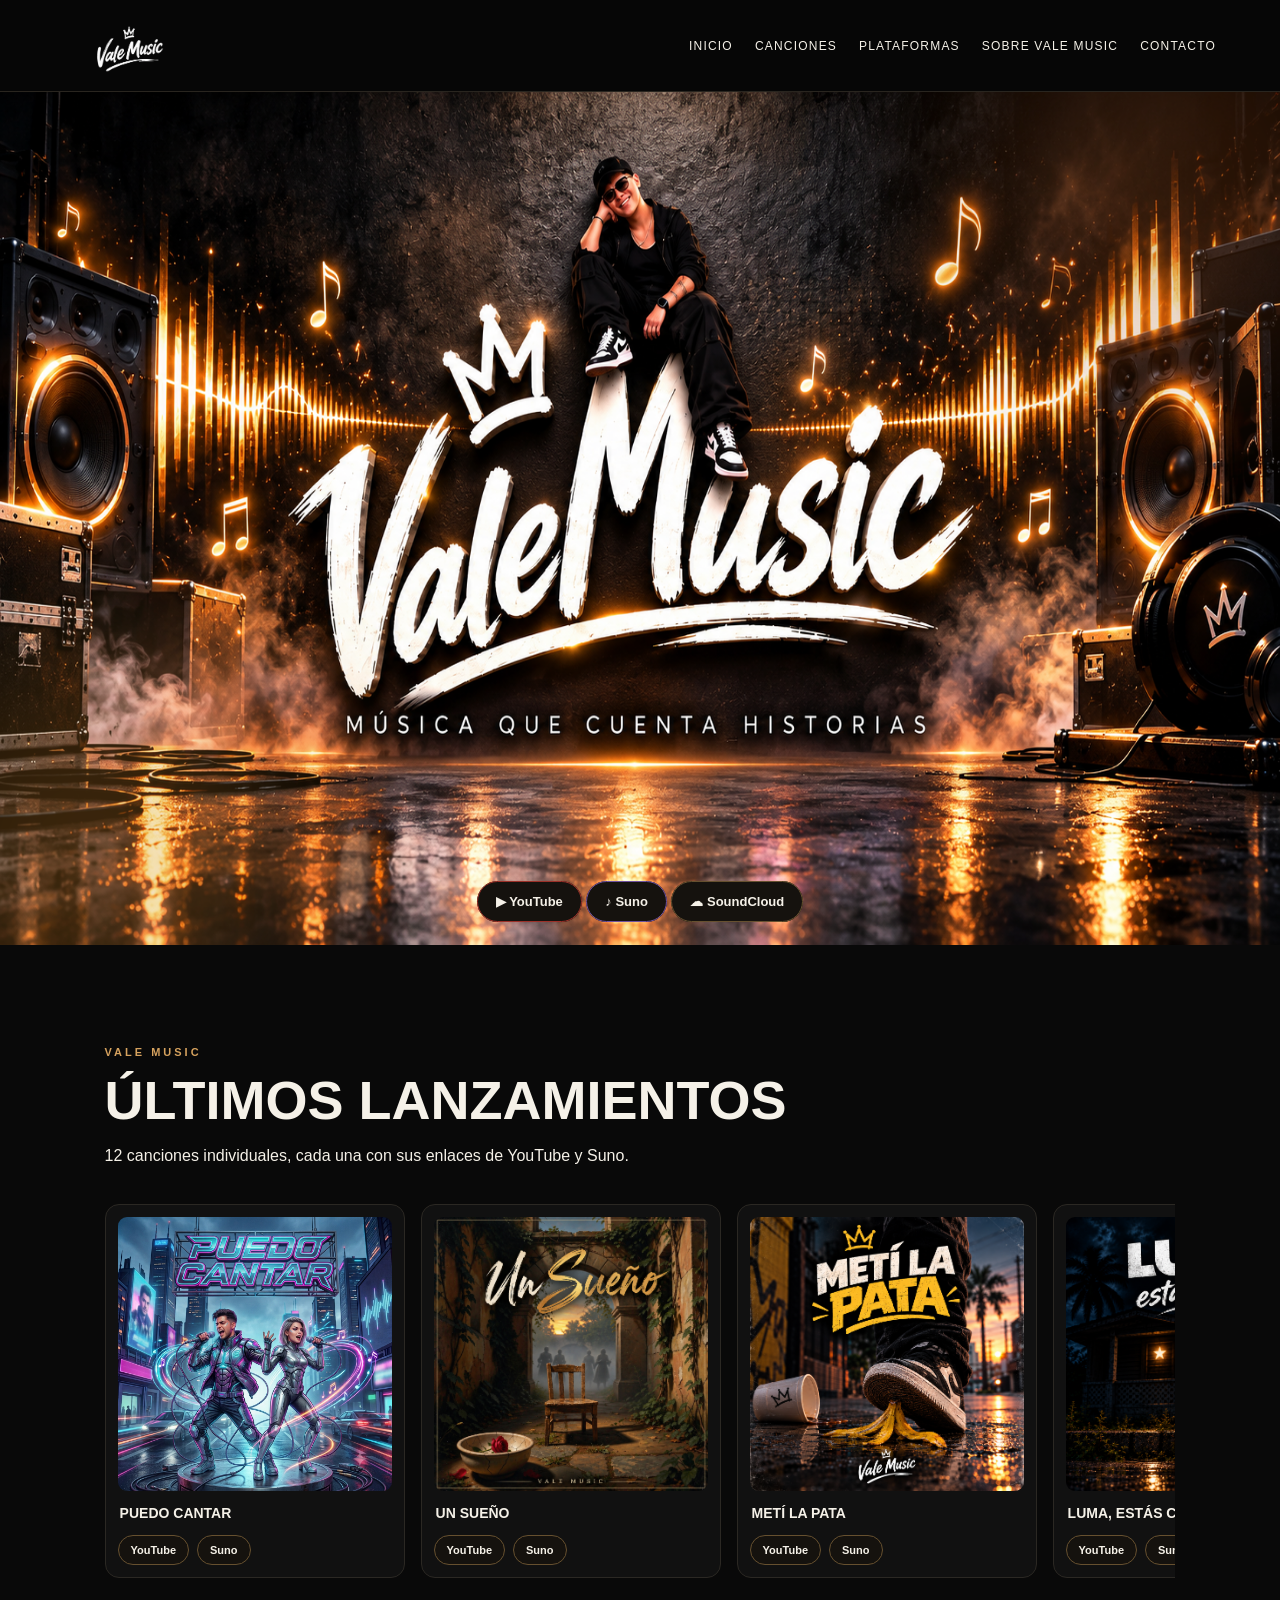
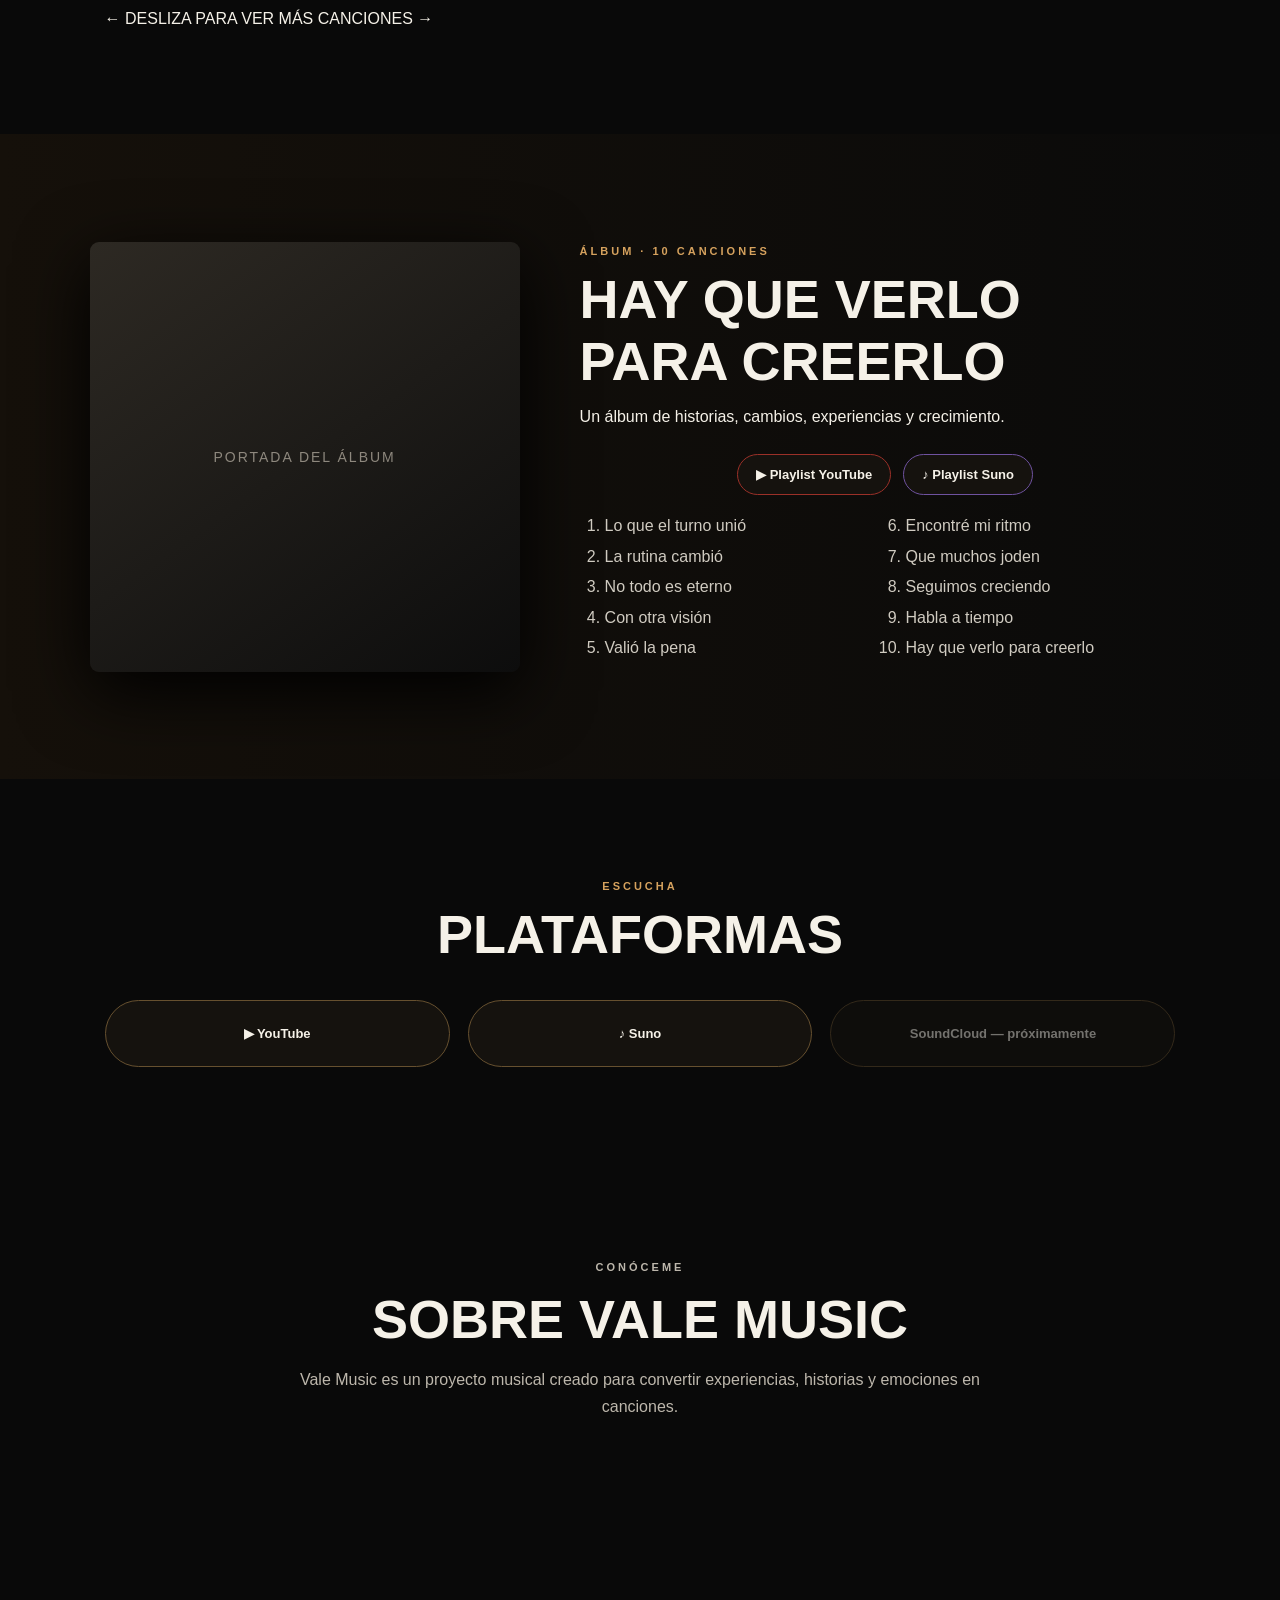
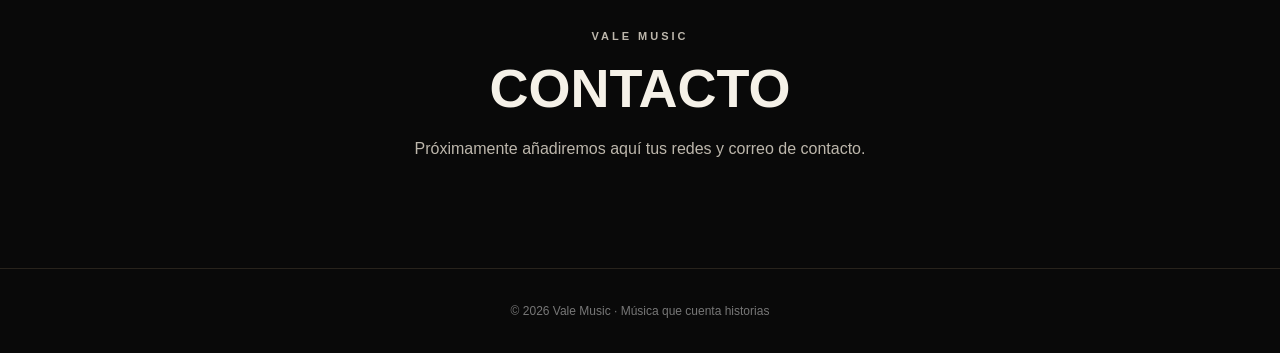
<file: index-1.html>
<!doctype html>
<html lang="es">
<head>
  <meta charset="utf-8">
  <meta name="viewport" content="width=device-width, initial-scale=1">
  <title>Vale Music — Música que cuenta historias</title>
  <meta name="description" content="Sitio oficial de Vale Music. Música que cuenta historias.">
  <link rel="stylesheet" href="style.css">
</head>
<body>
  <header class="topbar">
    <img src="file_00000000fde081f581e5f82461fc3e14.png" alt="Vale Music" class="site-logo">
    <nav>
      <a href="#inicio">INICIO</a>
      <a href="#canciones">CANCIONES</a>
      <a href="#plataformas">PLATAFORMAS</a>
      <a href="#sobre">SOBRE VALE MUSIC</a>
      <a href="#contacto">CONTACTO</a>
    </nav>
  </header>

  <main>
    <section id="inicio" class="hero">
      <div class="hero-content">
        <div class="hero-buttons">
          <a href="https://youtube.com/playlist?list=PLbI3n9tvY36c&si=7x3Gy2TgRsiSotZB" target="_blank" rel="noopener" class="btn youtube">▶ YouTube</a>
          <a href="https://suno.com/s/auUGKtBiSUCu2g2f" target="_blank" rel="noopener" class="btn suno">♪ Suno</a>
          <a href="#" class="btn soundcloud">☁ SoundCloud</a>
        </div>
      </div>
    </section>

    <section id="canciones" class="section">
      <div class="section-heading">
        <p class="eyebrow">VALE MUSIC</p>
        <h2>ÚLTIMOS LANZAMIENTOS</h2>
        <p>12 canciones individuales, cada una con sus enlaces de YouTube y Suno.</p>
      </div>
      <div class="carousel">
        <article class="card">
          <img class="cover" src="1785109092229.png" alt="Portada de PUEDO CANTAR">
          <h3>PUEDO CANTAR</h3>
          <div class="card-links"><a href="#">YouTube</a><a href="https://suno.com/s/cqR0frchhgJduDVJ">Suno</a></div>
        </article>
        <article class="card">
          <img class="cover" src="file_00000000188481f6b53fcc8464e8bf4c.png" alt="Portada de UN SUEÑO">
          <h3>UN SUEÑO</h3>
          <div class="card-links"><a href="#">YouTube</a><a href="https://suno.com/s/neoh867l1Ux0emYf">Suno</a></div>
        </article>
        <article class="card">
          <img class="cover" src="file_0000000024b081f5ad26f008e6234980.png" alt="Portada de METÍ LA PATA">
          <h3>METÍ LA PATA</h3>
          <div class="card-links"><a href="#">YouTube</a><a href="https://suno.com/s/LuRAvu2PaWfFw0Qt">Suno</a></div>
        </article>
        <article class="card">
          <img class="cover" src="file_00000000462081f7a9b7b4d1c9bed14d.png" alt="Portada de LUMA, ESTÁS CABRÓN">
          <h3>LUMA, ESTÁS CABRÓN</h3>
          <div class="card-links"><a href="#">YouTube</a><a href="https://suno.com/s/A6dEe8j31slIZfqG">Suno</a></div>
        </article>
        <article class="card">
          <img class="cover" src="file_0000000069ec81f5963d4dbcdbabf290.png" alt="Portada de AUN ASÍ TE AMO">
          <h3>AUN ASÍ TE AMO</h3>
          <div class="card-links"><a href="#">YouTube</a><a href="https://suno.com/s/PeQUpT6yU2MbhMjK">Suno</a></div>
        </article>
        <article class="card">
          <img class="cover" src="file_000000008494822f8858d0c0008ed51b.png" alt="Portada de NO HAY EDAD PARA AMAR">
          <h3>NO HAY EDAD PARA AMAR</h3>
          <div class="card-links"><a href="#">YouTube</a><a href="https://suno.com/s/omOITjU9WN0t74DV">Suno</a></div>
        </article>
        <article class="card">
          <img class="cover" src="file_00000000b42481fb92770c591c663fb9.png" alt="Portada de CUCHY CON FLA">
          <h3>CUCHY CON FLA</h3>
          <div class="card-links"><a href="#">YouTube</a><a href="https://suno.com/s/6eAWUUZCBwe2cn5Z">Suno</a></div>
        </article>
        <article class="card">
          <img class="cover" src="file_00000000b5cc81f58db7ec5e0776343f.png" alt="Portada de PE ERRE ESTÁ ENCANDÉLA'O">
          <h3>PE ERRE ESTÁ ENCANDÉLA'O</h3>
          <div class="card-links"><a href="#">YouTube</a><a href="https://suno.com/s/BFWVNgie5q2O2lST">Suno</a></div>
        </article>
        <article class="card">
          <img class="cover" src="file_00000000c26081f59843328beb4bafb5.png" alt="Portada de HAY BENDITO, QUÉ PUEBLITO">
          <h3>HAY BENDITO, QUÉ PUEBLITO</h3>
          <div class="card-links"><a href="#">YouTube</a><a href="https://suno.com/s/KbmE5gKn1ZJV8nSS">Suno</a></div>
        </article>
        <article class="card">
          <img class="cover" src="file_00000000e2f481f6b14cc596b3b16864.png" alt="Portada de LOS ÚLTIMOS DOS">
          <h3>LOS ÚLTIMOS DOS</h3>
          <div class="card-links"><a href="#">YouTube</a><a href="https://suno.com/s/fRZ64VuMbUcrjuTP">Suno</a></div>
        </article>
        <article class="card">
          <img class="cover" src="file_00000000f62881f682308a70bebdca29.png" alt="Portada de CADA CUAL">
          <h3>CADA CUAL</h3>
          <div class="card-links"><a href="#">YouTube</a><a href="https://suno.com/s/SGR8e2DFHHHkgtQq">Suno</a></div>
        </article>
        <article class="card">
          <img class="cover" src="file_00000000f70881f580da9e0d748254b6.png" alt="Portada de ¿QUÉ TE PASA?">
          <h3>¿QUÉ TE PASA?</h3>
          <div class="card-links"><a href="#">YouTube</a><a href="https://suno.com/s/tjrgKeqTXrCzoT5l">Suno</a></div>
        </article>
      </div>
      <p class="swipe-hint">← DESLIZA PARA VER MÁS CANCIONES →</p>
    </section>

    <section id="album" class="album">
      <div class="album-art">PORTADA DEL ÁLBUM</div>
      <div class="album-info">
        <p class="eyebrow">ÁLBUM · 10 CANCIONES</p>
        <h2>HAY QUE VERLO<br>PARA CREERLO</h2>
        <p>Un álbum de historias, cambios, experiencias y crecimiento.</p>
        <div class="buttons">
          <a class="btn youtube" href="https://youtube.com/playlist?list=PLbI3n9tvY36c&si=7x3Gy2TgRsiSotZB" target="_blank" rel="noopener">▶ Playlist YouTube</a>
          <a class="btn suno" href="https://suno.com/s/auUGKtBiSUCu2g2f" target="_blank" rel="noopener">♪ Playlist Suno</a>
        </div>
        <ol class="tracklist">
          <li>Lo que el turno unió</li>
          <li>La rutina cambió</li>
          <li>No todo es eterno</li>
          <li>Con otra visión</li>
          <li>Valió la pena</li>
          <li>Encontré mi ritmo</li>
          <li>Que muchos joden</li>
          <li>Seguimos creciendo</li>
          <li>Habla a tiempo</li>
          <li>Hay que verlo para creerlo</li>
        </ol>
      </div>
    </section>

    <section id="plataformas" class="section platforms">
      <div class="section-heading">
        <p class="eyebrow">ESCUCHA</p>
        <h2>PLATAFORMAS</h2>
      </div>
      <div class="platform-grid">
        <a href="https://youtube.com/" target="_blank" rel="noopener">▶ YouTube</a>
        <a href="https://suno.com/" target="_blank" rel="noopener">♪ Suno</a>
        <a class="disabled" href="#">SoundCloud — próximamente</a>
      </div>
    </section>

    <section id="sobre" class="section about">
      <p class="eyebrow">CONÓCEME</p>
      <h2>SOBRE VALE MUSIC</h2>
      <p>Vale Music es un proyecto musical creado para convertir experiencias, historias y emociones en canciones.</p>
    </section>

    <section id="contacto" class="section contact">
      <p class="eyebrow">VALE MUSIC</p>
      <h2>CONTACTO</h2>
      <p>Próximamente añadiremos aquí tus redes y correo de contacto.</p>
    </section>
  </main>

  <footer>© <span id="year"></span> Vale Music · Música que cuenta historias</footer>
  <script src="scrip.js"></script>
</body>
</html>
</file>
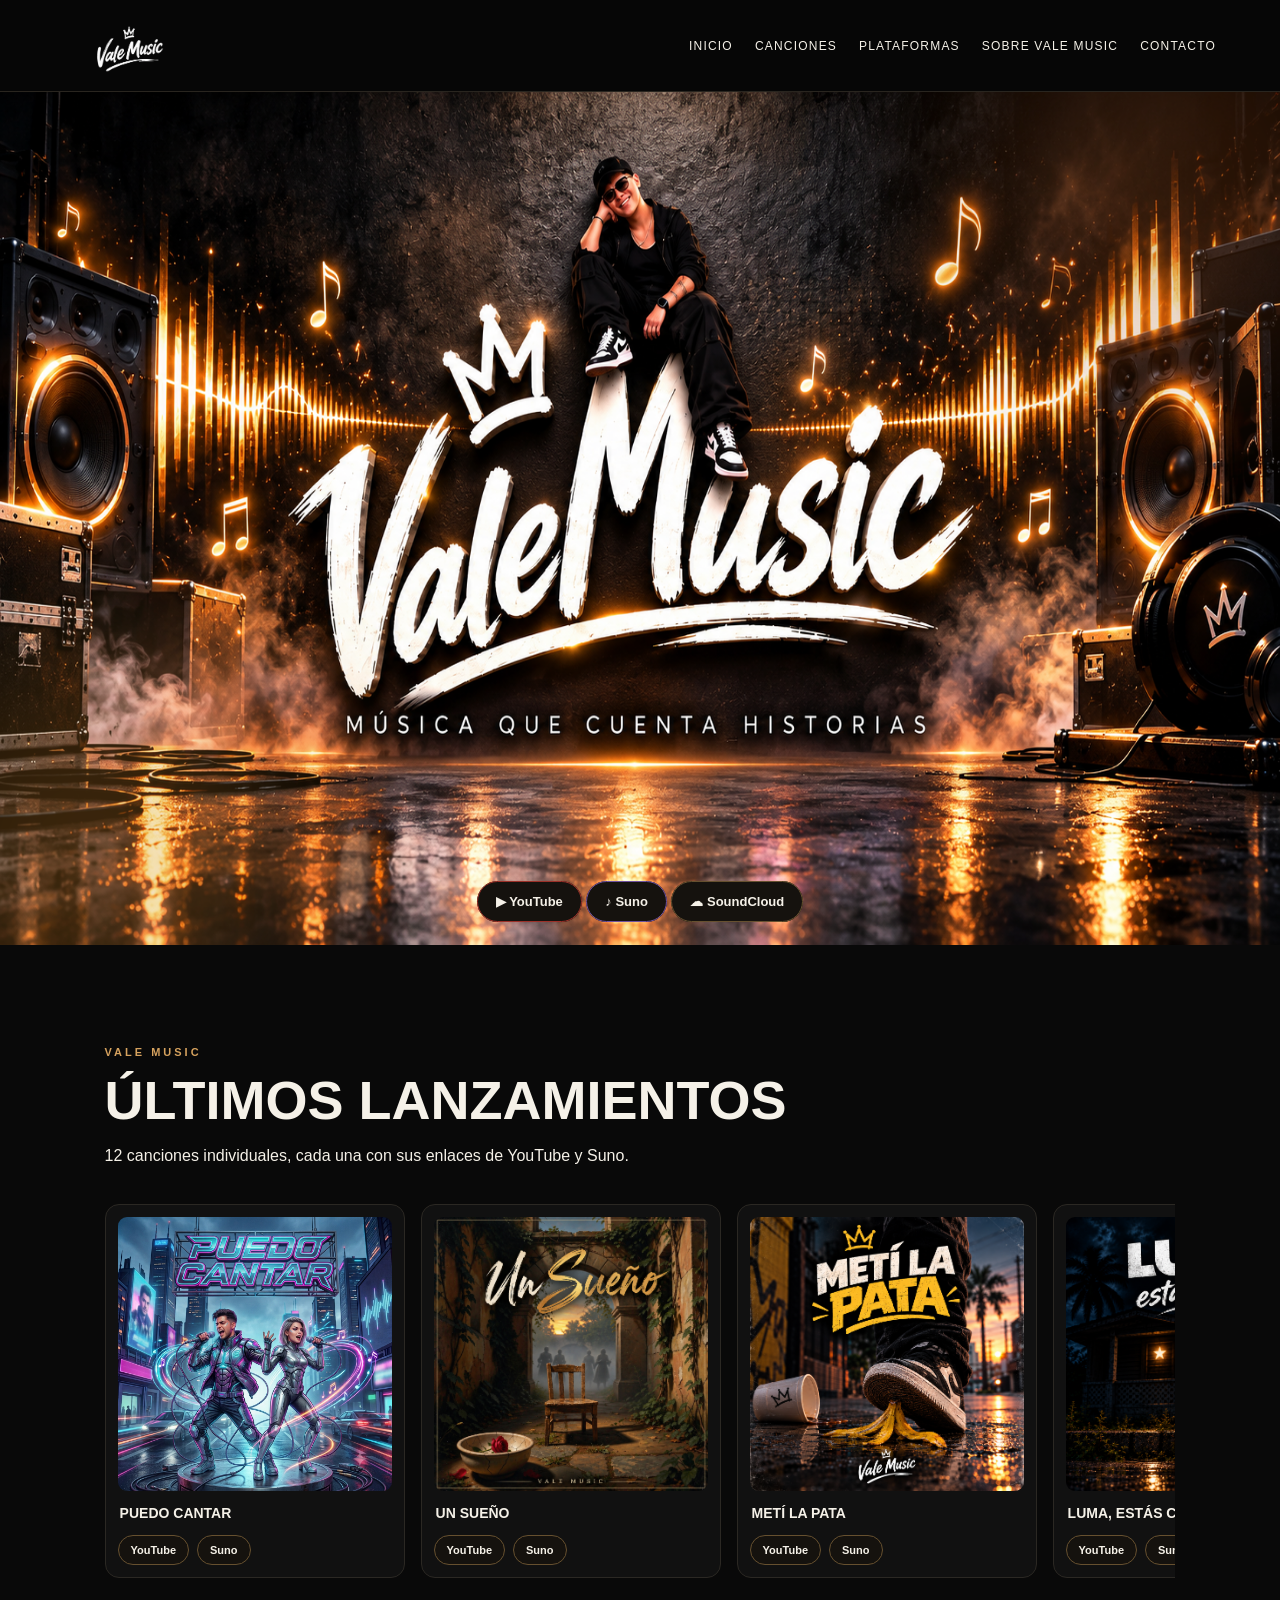
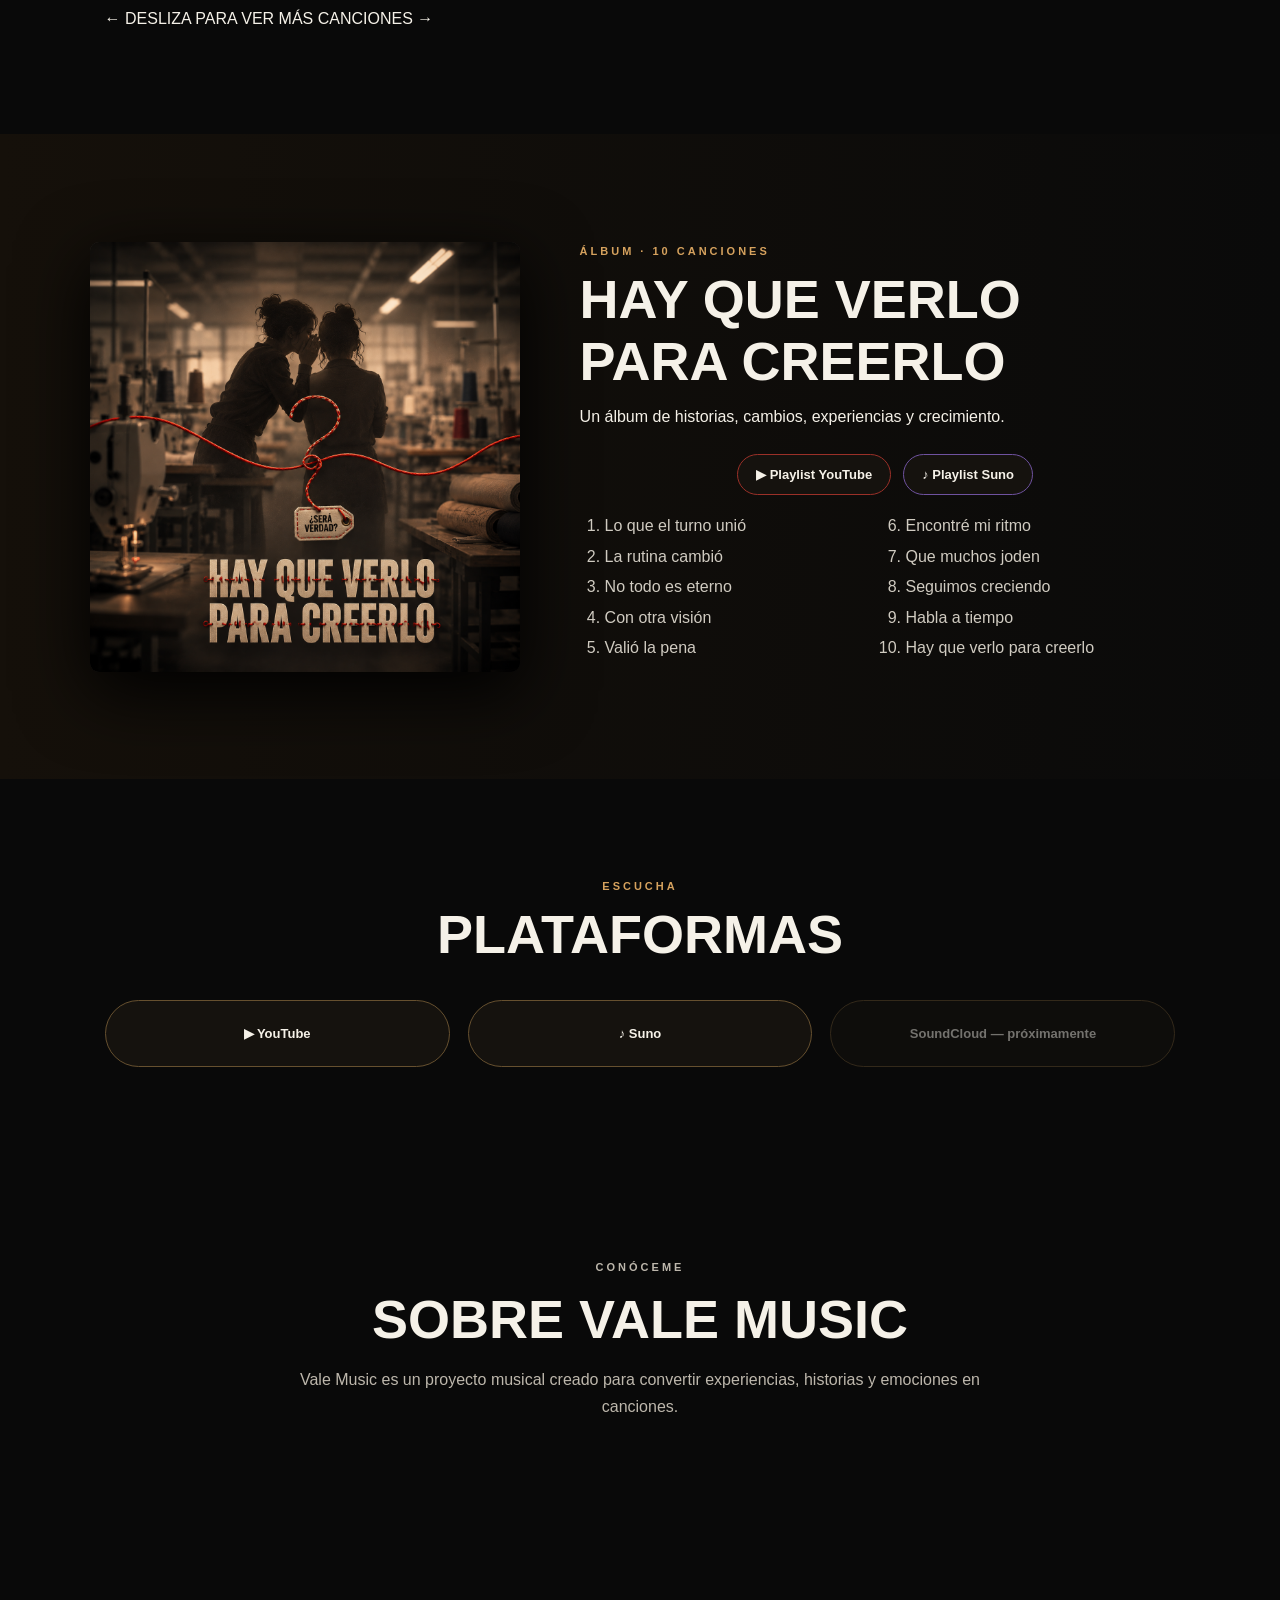
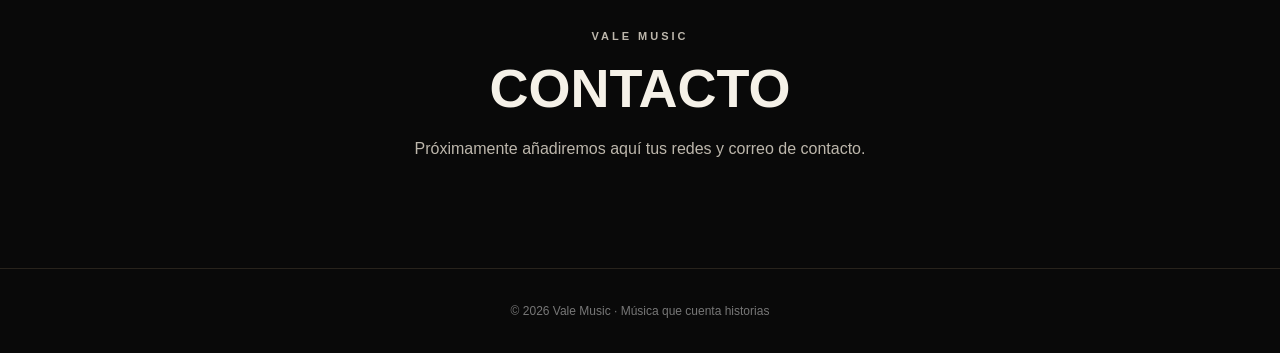
<file: index_album_final.html>
<!doctype html>
<html lang="es">
<head>
  <meta charset="utf-8">
  <meta name="viewport" content="width=device-width, initial-scale=1">
  <title>Vale Music — Música que cuenta historias</title>
  <meta name="description" content="Sitio oficial de Vale Music. Música que cuenta historias.">
  <link rel="stylesheet" href="style.css">
</head>
<body>
  <header class="topbar">
    <img src="file_00000000fde081f581e5f82461fc3e14.png" alt="Vale Music" class="site-logo">
    <nav>
      <a href="#inicio">INICIO</a>
      <a href="#canciones">CANCIONES</a>
      <a href="#plataformas">PLATAFORMAS</a>
      <a href="#sobre">SOBRE VALE MUSIC</a>
      <a href="#contacto">CONTACTO</a>
    </nav>
  </header>

  <main>
    <section id="inicio" class="hero">
      <div class="hero-content">
        <div class="hero-buttons">
          <a href="https://youtube.com/playlist?list=PLbI3n9tvY36c&si=7x3Gy2TgRsiSotZB" target="_blank" rel="noopener" class="btn youtube">▶ YouTube</a>
          <a href="https://suno.com/s/auUGKtBiSUCu2g2f" target="_blank" rel="noopener" class="btn suno">♪ Suno</a>
          <a href="#" class="btn soundcloud">☁ SoundCloud</a>
        </div>
      </div>
    </section>

    <section id="canciones" class="section">
      <div class="section-heading">
        <p class="eyebrow">VALE MUSIC</p>
        <h2>ÚLTIMOS LANZAMIENTOS</h2>
        <p>12 canciones individuales, cada una con sus enlaces de YouTube y Suno.</p>
      </div>
      <div class="carousel">
        <article class="card">
          <img class="cover" src="1785109092229.png" alt="Portada de PUEDO CANTAR">
          <h3>PUEDO CANTAR</h3>
          <div class="card-links"><a href="https://youtu.be/ThvBq8nIpD0" target="_blank" rel="noopener">YouTube</a><a href="https://suno.com/s/cqR0frchhgJduDVJ">Suno</a></div>
        </article>
        <article class="card">
          <img class="cover" src="file_00000000188481f6b53fcc8464e8bf4c.png" alt="Portada de UN SUEÑO">
          <h3>UN SUEÑO</h3>
          <div class="card-links"><a href="https://youtu.be/e_CVq0r85Uk" target="_blank" rel="noopener">YouTube</a><a href="https://suno.com/s/neoh867l1Ux0emYf">Suno</a></div>
        </article>
        <article class="card">
          <img class="cover" src="file_0000000024b081f5ad26f008e6234980.png" alt="Portada de METÍ LA PATA">
          <h3>METÍ LA PATA</h3>
          <div class="card-links"><a href="https://youtu.be/ls8-YVUjEBc" target="_blank" rel="noopener">YouTube</a><a href="https://suno.com/s/LuRAvu2PaWfFw0Qt">Suno</a></div>
        </article>
        <article class="card">
          <img class="cover" src="file_00000000462081f7a9b7b4d1c9bed14d.png" alt="Portada de LUMA, ESTÁS CABRÓN">
          <h3>LUMA, ESTÁS CABRÓN</h3>
          <div class="card-links"><a href="https://youtu.be/00SnnhqYBw0" target="_blank" rel="noopener">YouTube</a><a href="https://suno.com/s/A6dEe8j31slIZfqG">Suno</a></div>
        </article>
        <article class="card">
          <img class="cover" src="file_0000000069ec81f5963d4dbcdbabf290.png" alt="Portada de AUN ASÍ TE AMO">
          <h3>AUN ASÍ TE AMO</h3>
          <div class="card-links"><a href="https://youtu.be/W6qt4pI_GAY" target="_blank" rel="noopener">YouTube</a><a href="https://suno.com/s/PeQUpT6yU2MbhMjK">Suno</a></div>
        </article>
        <article class="card">
          <img class="cover" src="file_000000008494822f8858d0c0008ed51b.png" alt="Portada de NO HAY EDAD PARA AMAR">
          <h3>NO HAY EDAD PARA AMAR</h3>
          <div class="card-links"><a href="https://youtu.be/O4iEmEhPHlA" target="_blank" rel="noopener">YouTube</a><a href="https://suno.com/s/omOITjU9WN0t74DV">Suno</a></div>
        </article>
        <article class="card">
          <img class="cover" src="file_00000000b42481fb92770c591c663fb9.png" alt="Portada de CUCHY CON FLA">
          <h3>CUCHY CON FLA</h3>
          <div class="card-links"><a href="https://youtu.be/Dy8sm2iKH9c" target="_blank" rel="noopener">YouTube</a><a href="https://suno.com/s/6eAWUUZCBwe2cn5Z">Suno</a></div>
        </article>
        <article class="card">
          <img class="cover" src="file_00000000b5cc81f58db7ec5e0776343f.png" alt="Portada de PE ERRE ESTÁ ENCANDÉLA'O">
          <h3>PE ERRE ESTÁ ENCANDÉLA'O</h3>
          <div class="card-links"><a href="https://youtu.be/VLpPAI727nk" target="_blank" rel="noopener">YouTube</a><a href="https://suno.com/s/BFWVNgie5q2O2lST">Suno</a></div>
        </article>
        <article class="card">
          <img class="cover" src="file_00000000c26081f59843328beb4bafb5.png" alt="Portada de HAY BENDITO, QUÉ PUEBLITO">
          <h3>HAY BENDITO, QUÉ PUEBLITO</h3>
          <div class="card-links"><a href="https://youtu.be/P-gfYXLc8iw" target="_blank" rel="noopener">YouTube</a><a href="https://suno.com/s/KbmE5gKn1ZJV8nSS">Suno</a></div>
        </article>
        <article class="card">
          <img class="cover" src="file_00000000e2f481f6b14cc596b3b16864.png" alt="Portada de LOS ÚLTIMOS DOS">
          <h3>LOS ÚLTIMOS DOS</h3>
          <div class="card-links"><a href="https://youtu.be/NAtrB0hzEK8" target="_blank" rel="noopener">YouTube</a><a href="https://suno.com/s/fRZ64VuMbUcrjuTP">Suno</a></div>
        </article>
        <article class="card">
          <img class="cover" src="file_00000000f62881f682308a70bebdca29.png" alt="Portada de CADA CUAL">
          <h3>CADA CUAL</h3>
          <div class="card-links"><a href="https://youtu.be/K_2-Rxv3-lU" target="_blank" rel="noopener">YouTube</a><a href="https://suno.com/s/SGR8e2DFHHHkgtQq">Suno</a></div>
        </article>
        <article class="card">
          <img class="cover" src="file_00000000f70881f580da9e0d748254b6.png" alt="Portada de ¿QUÉ TE PASA?">
          <h3>¿QUÉ TE PASA?</h3>
          <div class="card-links"><a href="https://youtu.be/vEj6VSCHQWc" target="_blank" rel="noopener">YouTube</a><a href="https://suno.com/s/tjrgKeqTXrCzoT5l">Suno</a></div>
        </article>
      </div>
      <p class="swipe-hint">← DESLIZA PARA VER MÁS CANCIONES →</p>
    </section>

    <section id="album" class="album">
      <div class="album-art"><img src="file_000000001268822f9d00a6cfbdac4aa7.png" alt="Portada del álbum Hay que verlo para creerlo" style="width:100%;height:100%;object-fit:cover;border-radius:9px;display:block;"></div>
      <div class="album-info">
        <p class="eyebrow">ÁLBUM · 10 CANCIONES</p>
        <h2>HAY QUE VERLO<br>PARA CREERLO</h2>
        <p>Un álbum de historias, cambios, experiencias y crecimiento.</p>
        <div class="buttons">
          <a class="btn youtube" href="https://youtube.com/playlist?list=PLbI3n9tvY36c&si=7x3Gy2TgRsiSotZB" target="_blank" rel="noopener">▶ Playlist YouTube</a>
          <a class="btn suno" href="https://suno.com/s/auUGKtBiSUCu2g2f" target="_blank" rel="noopener">♪ Playlist Suno</a>
        </div>
        <ol class="tracklist">
          <li>Lo que el turno unió</li>
          <li>La rutina cambió</li>
          <li>No todo es eterno</li>
          <li>Con otra visión</li>
          <li>Valió la pena</li>
          <li>Encontré mi ritmo</li>
          <li>Que muchos joden</li>
          <li>Seguimos creciendo</li>
          <li>Habla a tiempo</li>
          <li>Hay que verlo para creerlo</li>
        </ol>
      </div>
    </section>

    <section id="plataformas" class="section platforms">
      <div class="section-heading">
        <p class="eyebrow">ESCUCHA</p>
        <h2>PLATAFORMAS</h2>
      </div>
      <div class="platform-grid">
        <a href="https://youtube.com/" target="_blank" rel="noopener">▶ YouTube</a>
        <a href="https://suno.com/" target="_blank" rel="noopener">♪ Suno</a>
        <a class="disabled" href="#">SoundCloud — próximamente</a>
      </div>
    </section>

    <section id="sobre" class="section about">
      <p class="eyebrow">CONÓCEME</p>
      <h2>SOBRE VALE MUSIC</h2>
      <p>Vale Music es un proyecto musical creado para convertir experiencias, historias y emociones en canciones.</p>
    </section>

    <section id="contacto" class="section contact">
      <p class="eyebrow">VALE MUSIC</p>
      <h2>CONTACTO</h2>
      <p>Próximamente añadiremos aquí tus redes y correo de contacto.</p>
    </section>
  </main>

  <footer>© <span id="year"></span> Vale Music · Música que cuenta historias</footer>
  <script src="scrip.js"></script>
</body>
</html>
</file>
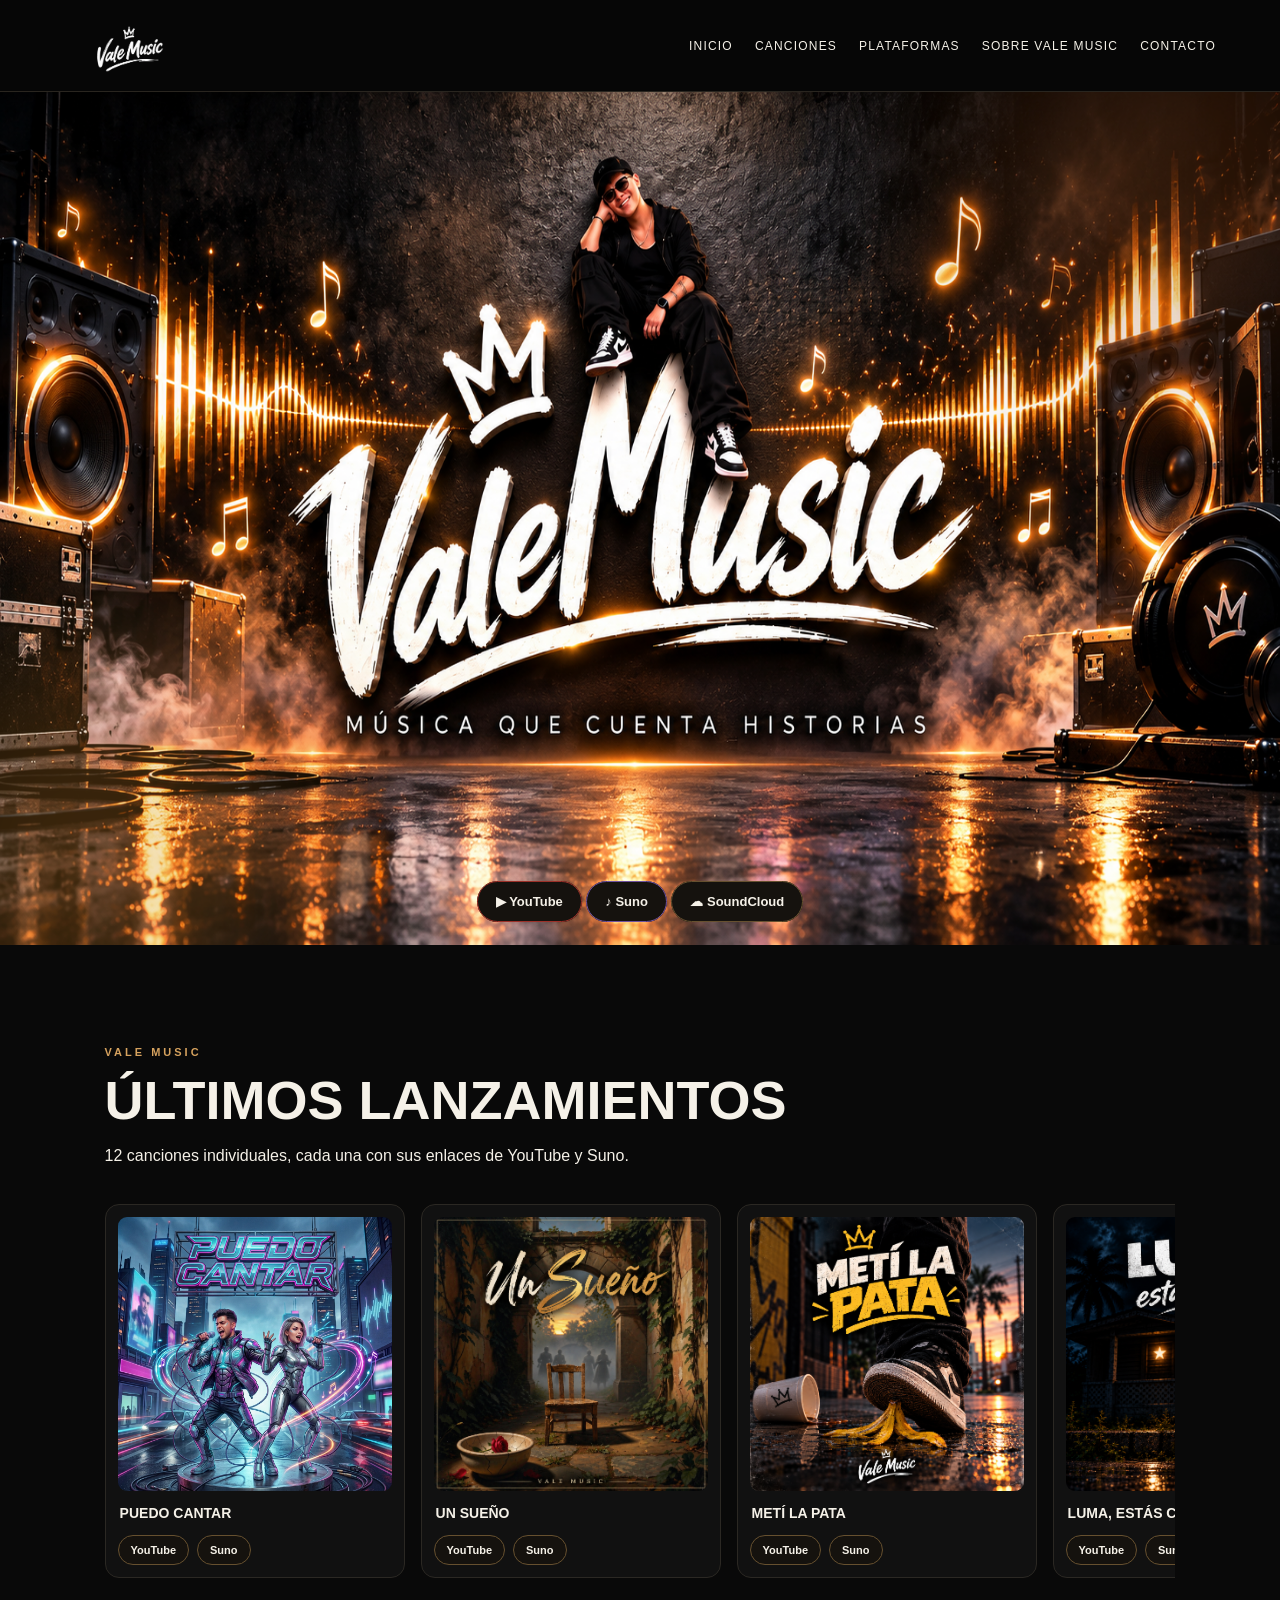
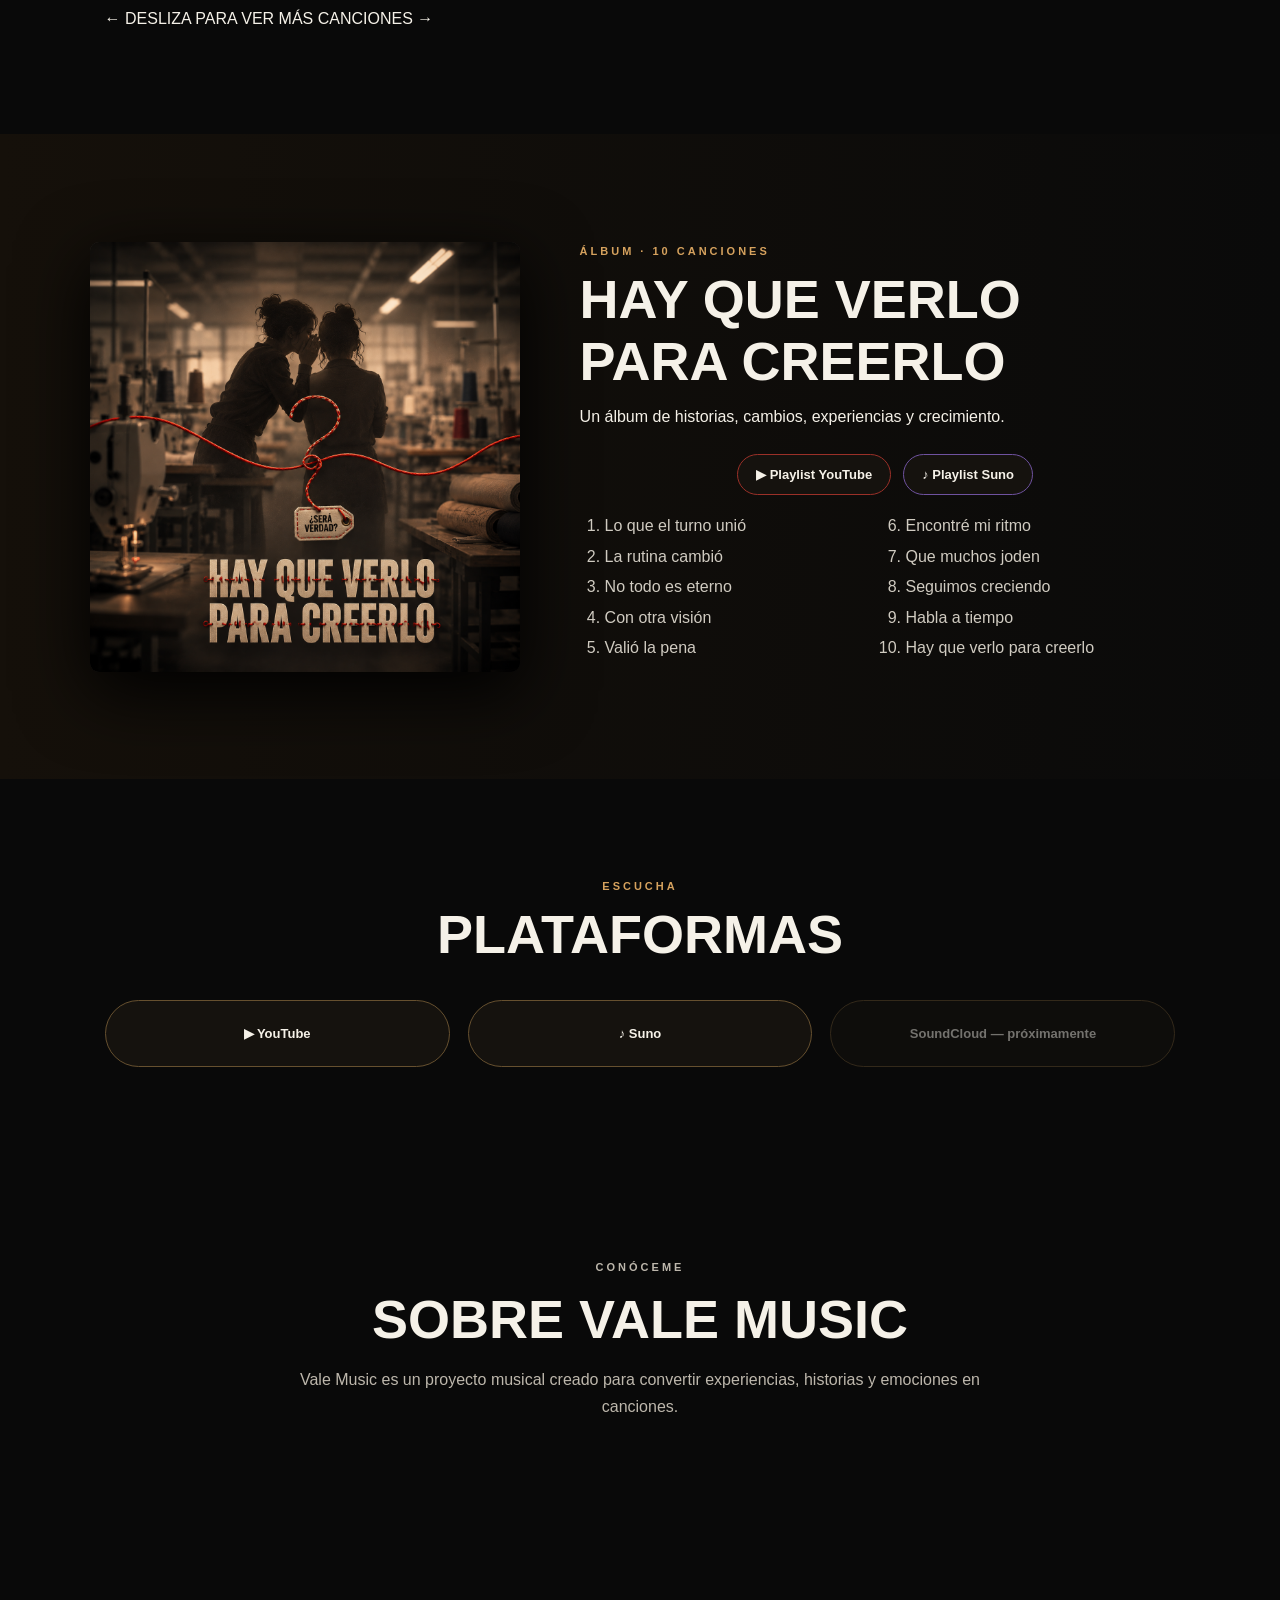
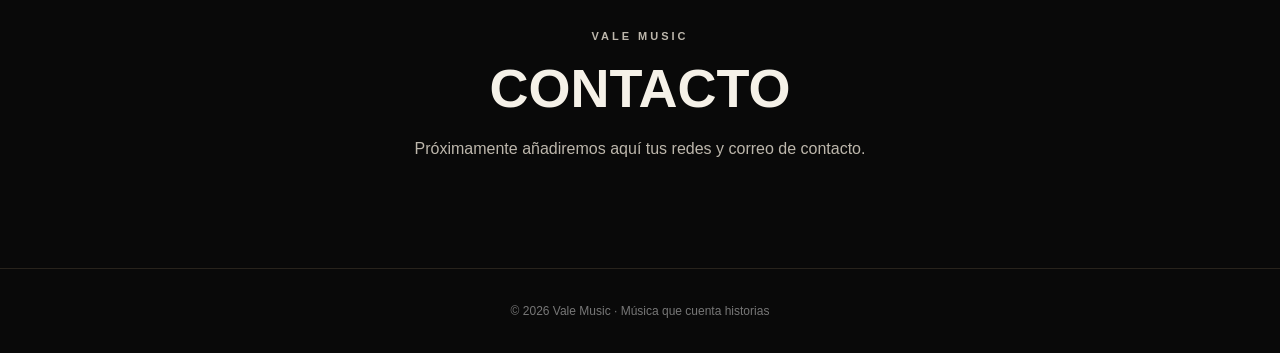
<file: index_album_plataformas_final.html>
<!doctype html>
<html lang="es">
<head>
  <meta charset="utf-8">
  <meta name="viewport" content="width=device-width, initial-scale=1">
  <title>Vale Music — Música que cuenta historias</title>
  <meta name="description" content="Sitio oficial de Vale Music. Música que cuenta historias.">
  <link rel="stylesheet" href="style.css">
</head>
<body>
  <header class="topbar">
    <img src="file_00000000fde081f581e5f82461fc3e14.png" alt="Vale Music" class="site-logo">
    <nav>
      <a href="#inicio">INICIO</a>
      <a href="#canciones">CANCIONES</a>
      <a href="#plataformas">PLATAFORMAS</a>
      <a href="#sobre">SOBRE VALE MUSIC</a>
      <a href="#contacto">CONTACTO</a>
    </nav>
  </header>

  <main>
    <section id="inicio" class="hero">
      <div class="hero-content">
        <div class="hero-buttons">
          <a href="https://youtube.com/playlist?list=PLbI3n9tvY36c&si=7x3Gy2TgRsiSotZB" target="_blank" rel="noopener" class="btn youtube">▶ YouTube</a>
          <a href="https://suno.com/s/auUGKtBiSUCu2g2f" target="_blank" rel="noopener" class="btn suno">♪ Suno</a>
          <a href="#" class="btn soundcloud">☁ SoundCloud</a>
        </div>
      </div>
    </section>

    <section id="canciones" class="section">
      <div class="section-heading">
        <p class="eyebrow">VALE MUSIC</p>
        <h2>ÚLTIMOS LANZAMIENTOS</h2>
        <p>12 canciones individuales, cada una con sus enlaces de YouTube y Suno.</p>
      </div>
      <div class="carousel">
        <article class="card">
          <img class="cover" src="1785109092229.png" alt="Portada de PUEDO CANTAR">
          <h3>PUEDO CANTAR</h3>
          <div class="card-links"><a href="https://youtu.be/ThvBq8nIpD0" target="_blank" rel="noopener">YouTube</a><a href="https://suno.com/s/cqR0frchhgJduDVJ">Suno</a></div>
        </article>
        <article class="card">
          <img class="cover" src="file_00000000188481f6b53fcc8464e8bf4c.png" alt="Portada de UN SUEÑO">
          <h3>UN SUEÑO</h3>
          <div class="card-links"><a href="https://youtu.be/e_CVq0r85Uk" target="_blank" rel="noopener">YouTube</a><a href="https://suno.com/s/neoh867l1Ux0emYf">Suno</a></div>
        </article>
        <article class="card">
          <img class="cover" src="file_0000000024b081f5ad26f008e6234980.png" alt="Portada de METÍ LA PATA">
          <h3>METÍ LA PATA</h3>
          <div class="card-links"><a href="https://youtu.be/ls8-YVUjEBc" target="_blank" rel="noopener">YouTube</a><a href="https://suno.com/s/LuRAvu2PaWfFw0Qt">Suno</a></div>
        </article>
        <article class="card">
          <img class="cover" src="file_00000000462081f7a9b7b4d1c9bed14d.png" alt="Portada de LUMA, ESTÁS CABRÓN">
          <h3>LUMA, ESTÁS CABRÓN</h3>
          <div class="card-links"><a href="https://youtu.be/00SnnhqYBw0" target="_blank" rel="noopener">YouTube</a><a href="https://suno.com/s/A6dEe8j31slIZfqG">Suno</a></div>
        </article>
        <article class="card">
          <img class="cover" src="file_0000000069ec81f5963d4dbcdbabf290.png" alt="Portada de AUN ASÍ TE AMO">
          <h3>AUN ASÍ TE AMO</h3>
          <div class="card-links"><a href="https://youtu.be/W6qt4pI_GAY" target="_blank" rel="noopener">YouTube</a><a href="https://suno.com/s/PeQUpT6yU2MbhMjK">Suno</a></div>
        </article>
        <article class="card">
          <img class="cover" src="file_000000008494822f8858d0c0008ed51b.png" alt="Portada de NO HAY EDAD PARA AMAR">
          <h3>NO HAY EDAD PARA AMAR</h3>
          <div class="card-links"><a href="https://youtu.be/O4iEmEhPHlA" target="_blank" rel="noopener">YouTube</a><a href="https://suno.com/s/omOITjU9WN0t74DV">Suno</a></div>
        </article>
        <article class="card">
          <img class="cover" src="file_00000000b42481fb92770c591c663fb9.png" alt="Portada de CUCHY CON FLA">
          <h3>CUCHY CON FLA</h3>
          <div class="card-links"><a href="https://youtu.be/Dy8sm2iKH9c" target="_blank" rel="noopener">YouTube</a><a href="https://suno.com/s/6eAWUUZCBwe2cn5Z">Suno</a></div>
        </article>
        <article class="card">
          <img class="cover" src="file_00000000b5cc81f58db7ec5e0776343f.png" alt="Portada de PE ERRE ESTÁ ENCANDÉLA'O">
          <h3>PE ERRE ESTÁ ENCANDÉLA'O</h3>
          <div class="card-links"><a href="https://youtu.be/VLpPAI727nk" target="_blank" rel="noopener">YouTube</a><a href="https://suno.com/s/BFWVNgie5q2O2lST">Suno</a></div>
        </article>
        <article class="card">
          <img class="cover" src="file_00000000c26081f59843328beb4bafb5.png" alt="Portada de HAY BENDITO, QUÉ PUEBLITO">
          <h3>HAY BENDITO, QUÉ PUEBLITO</h3>
          <div class="card-links"><a href="https://youtu.be/P-gfYXLc8iw" target="_blank" rel="noopener">YouTube</a><a href="https://suno.com/s/KbmE5gKn1ZJV8nSS">Suno</a></div>
        </article>
        <article class="card">
          <img class="cover" src="file_00000000e2f481f6b14cc596b3b16864.png" alt="Portada de LOS ÚLTIMOS DOS">
          <h3>LOS ÚLTIMOS DOS</h3>
          <div class="card-links"><a href="https://youtu.be/NAtrB0hzEK8" target="_blank" rel="noopener">YouTube</a><a href="https://suno.com/s/fRZ64VuMbUcrjuTP">Suno</a></div>
        </article>
        <article class="card">
          <img class="cover" src="file_00000000f62881f682308a70bebdca29.png" alt="Portada de CADA CUAL">
          <h3>CADA CUAL</h3>
          <div class="card-links"><a href="https://youtu.be/K_2-Rxv3-lU" target="_blank" rel="noopener">YouTube</a><a href="https://suno.com/s/SGR8e2DFHHHkgtQq">Suno</a></div>
        </article>
        <article class="card">
          <img class="cover" src="file_00000000f70881f580da9e0d748254b6.png" alt="Portada de ¿QUÉ TE PASA?">
          <h3>¿QUÉ TE PASA?</h3>
          <div class="card-links"><a href="https://youtu.be/vEj6VSCHQWc" target="_blank" rel="noopener">YouTube</a><a href="https://suno.com/s/tjrgKeqTXrCzoT5l">Suno</a></div>
        </article>
      </div>
      <p class="swipe-hint">← DESLIZA PARA VER MÁS CANCIONES →</p>
    </section>

    <section id="album" class="album">
      <div class="album-art"><img src="file_000000001268822f9d00a6cfbdac4aa7.png" alt="Portada del álbum Hay que verlo para creerlo" style="width:100%;height:100%;object-fit:cover;border-radius:9px;display:block;"></div>
      <div class="album-info">
        <p class="eyebrow">ÁLBUM · 10 CANCIONES</p>
        <h2>HAY QUE VERLO<br>PARA CREERLO</h2>
        <p>Un álbum de historias, cambios, experiencias y crecimiento.</p>
        <div class="buttons">
          <a class="btn youtube" href="https://youtube.com/playlist?list=PLbI3n9tvY36c&si=7x3Gy2TgRsiSotZB" target="_blank" rel="noopener">▶ Playlist YouTube</a>
          <a class="btn suno" href="https://suno.com/s/auUGKtBiSUCu2g2f" target="_blank" rel="noopener">♪ Playlist Suno</a>
        </div>
        <ol class="tracklist">
          <li>Lo que el turno unió</li>
          <li>La rutina cambió</li>
          <li>No todo es eterno</li>
          <li>Con otra visión</li>
          <li>Valió la pena</li>
          <li>Encontré mi ritmo</li>
          <li>Que muchos joden</li>
          <li>Seguimos creciendo</li>
          <li>Habla a tiempo</li>
          <li>Hay que verlo para creerlo</li>
        </ol>
      </div>
    </section>

    <section id="plataformas" class="section platforms">
      <div class="section-heading">
        <p class="eyebrow">ESCUCHA</p>
        <h2>PLATAFORMAS</h2>
      </div>
      <div class="platform-grid">
        <a href="https://youtube.com/@valemusicpr?si=azNzXitkEJscdCyb" target="_blank" rel="noopener">▶ YouTube</a>
        <a href="https://suno.com/@valemusicpr" target="_blank" rel="noopener">♪ Suno</a>
        <a class="disabled" href="#">SoundCloud — próximamente</a>
      </div>
    </section>

    <section id="sobre" class="section about">
      <p class="eyebrow">CONÓCEME</p>
      <h2>SOBRE VALE MUSIC</h2>
      <p>Vale Music es un proyecto musical creado para convertir experiencias, historias y emociones en canciones.</p>
    </section>

    <section id="contacto" class="section contact">
      <p class="eyebrow">VALE MUSIC</p>
      <h2>CONTACTO</h2>
      <p>Próximamente añadiremos aquí tus redes y correo de contacto.</p>
    </section>
  </main>

  <footer>© <span id="year"></span> Vale Music · Música que cuenta historias</footer>
  <script src="scrip.js"></script>
</body>
</html>
</file>
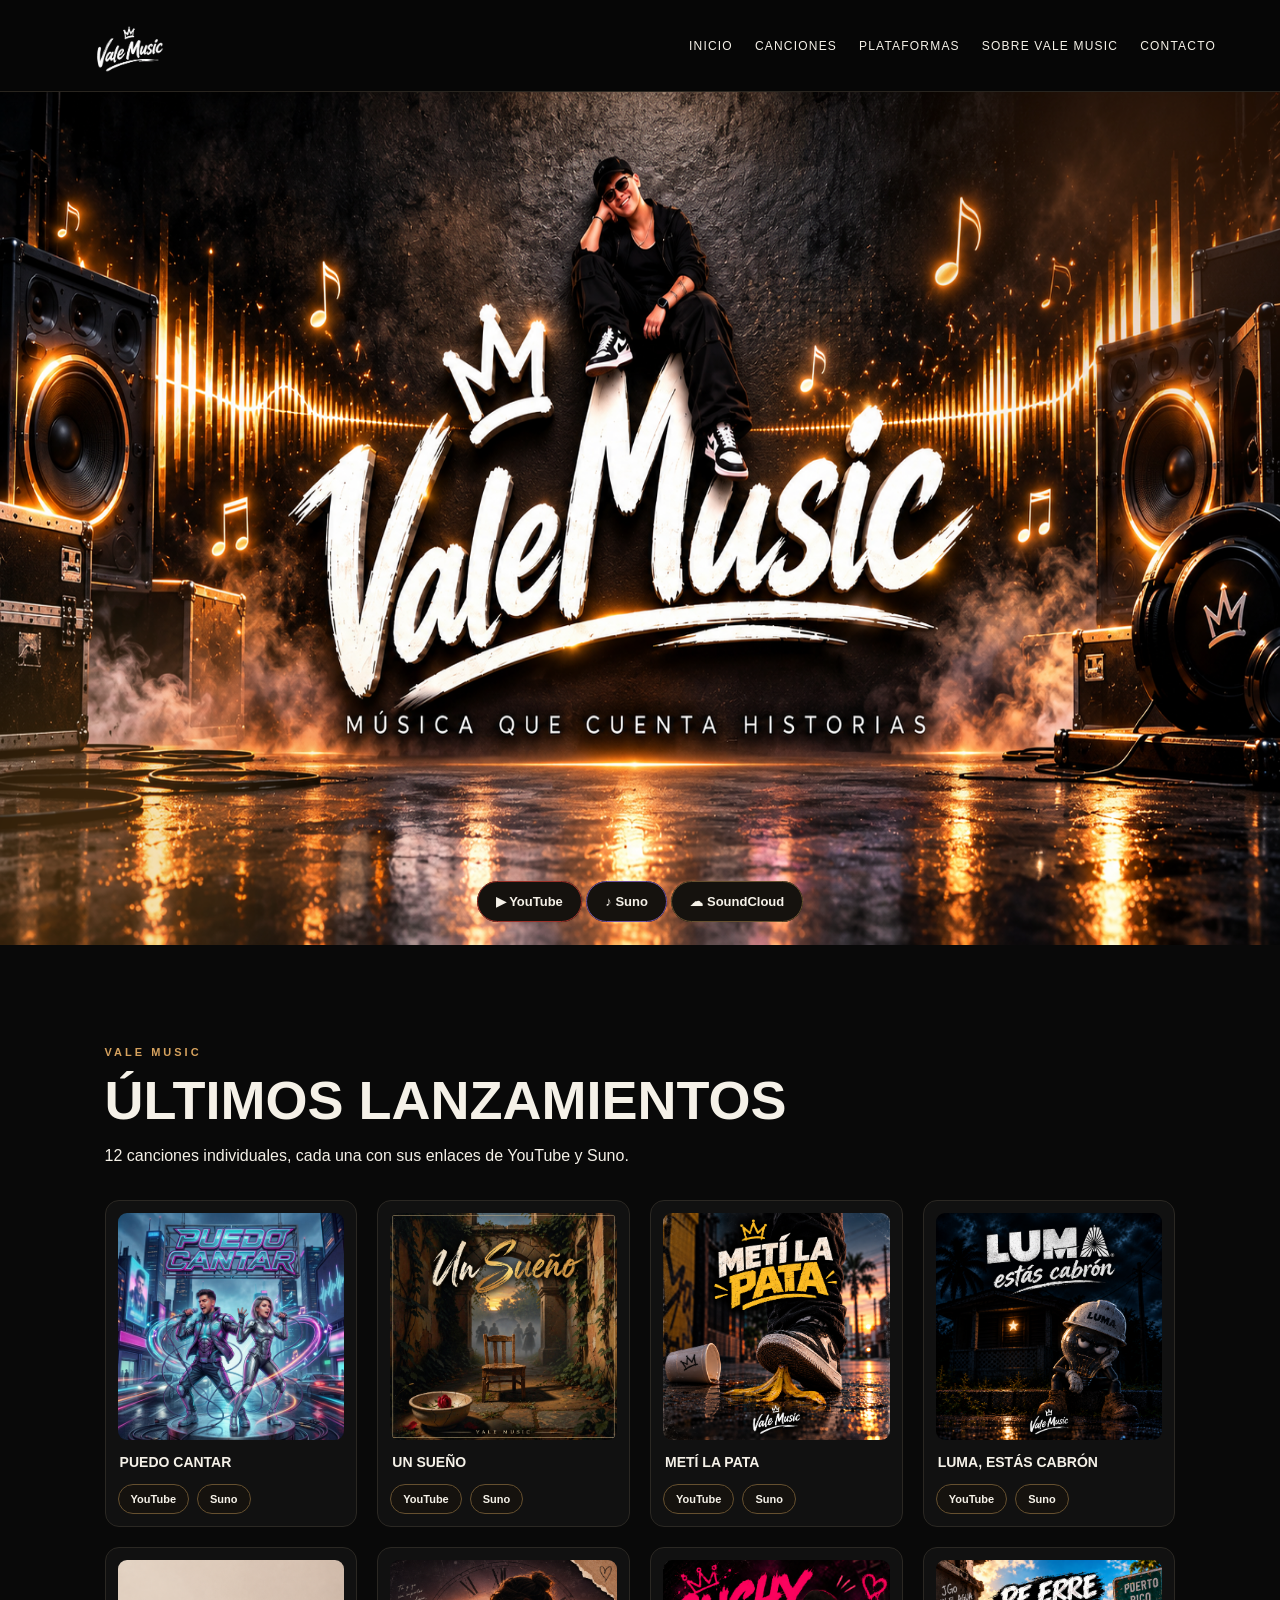
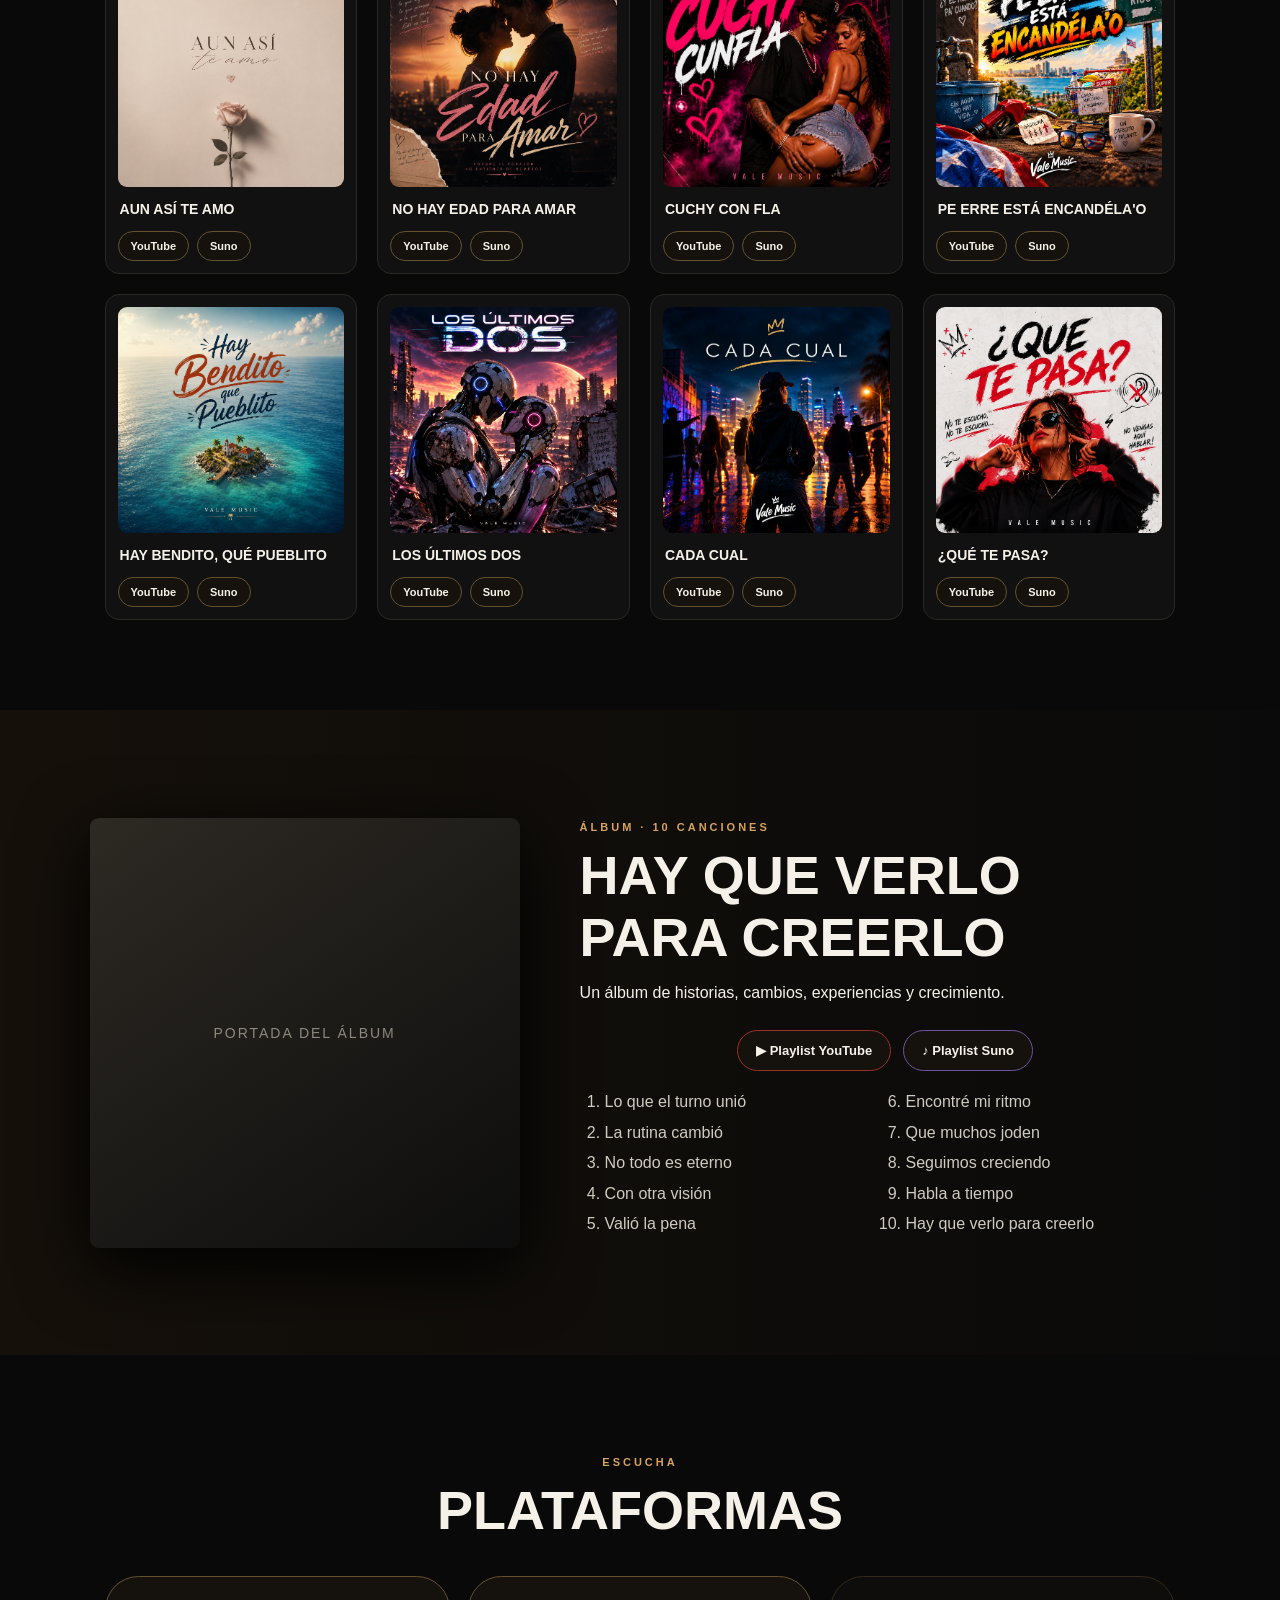
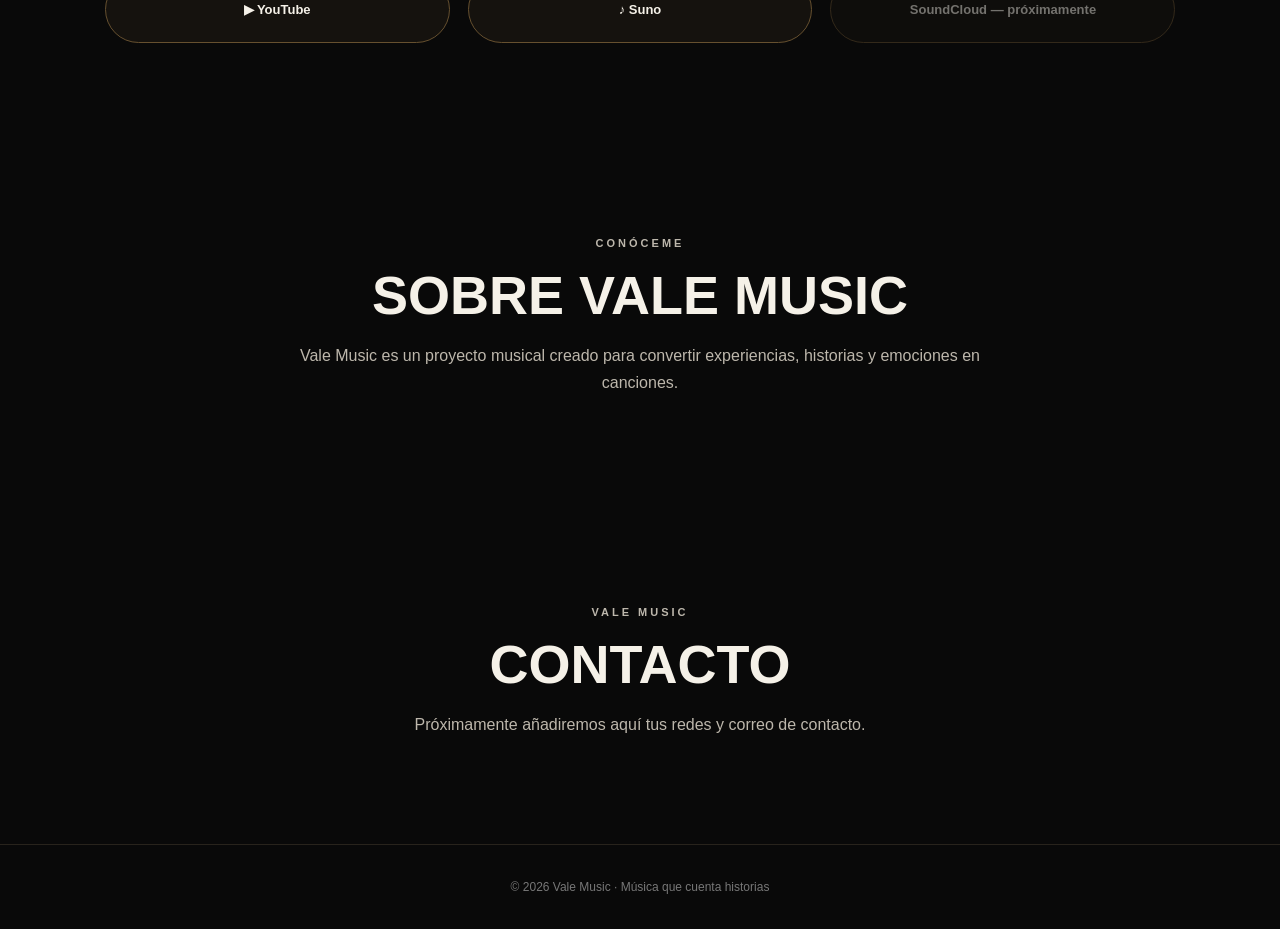
<file: index_valemusic_actualizado.html>
<!doctype html>
<html lang="es">
<head>
  <meta charset="utf-8">
  <meta name="viewport" content="width=device-width, initial-scale=1">
  <title>Vale Music — Música que cuenta historias</title>
  <meta name="description" content="Sitio oficial de Vale Music. Música que cuenta historias.">
  <link rel="stylesheet" href="style.css">
</head>
<body>
  <header class="topbar">
    <img src="file_00000000fde081f581e5f82461fc3e14.png" alt="Vale Music" class="site-logo">
    <nav>
      <a href="#inicio">INICIO</a>
      <a href="#canciones">CANCIONES</a>
      <a href="#plataformas">PLATAFORMAS</a>
      <a href="#sobre">SOBRE VALE MUSIC</a>
      <a href="#contacto">CONTACTO</a>
    </nav>
  </header>

  <main>
    <section id="inicio" class="hero">
      <div class="hero-content">
        <div class="hero-buttons">
          <a href="https://youtube.com/playlist?list=PLbI3n9tvY36c&si=7x3Gy2TgRsiSotZB" target="_blank" rel="noopener" class="btn youtube">▶ YouTube</a>
          <a href="https://suno.com/s/auUGKtBiSUCu2g2f" target="_blank" rel="noopener" class="btn suno">♪ Suno</a>
          <a href="#" class="btn soundcloud">☁ SoundCloud</a>
        </div>
      </div>
    </section>

    <section id="canciones" class="section">
      <div class="section-heading">
        <p class="eyebrow">VALE MUSIC</p>
        <h2>ÚLTIMOS LANZAMIENTOS</h2>
        <p>12 canciones individuales, cada una con sus enlaces de YouTube y Suno.</p>
      </div>
      <div class="cards">
        <article class="card">
          <img class="cover" src="1785109092229.png" alt="Portada de PUEDO CANTAR">
          <h3>PUEDO CANTAR</h3>
          <div class="card-links"><a href="#">YouTube</a><a href="#">Suno</a></div>
        </article>
        <article class="card">
          <img class="cover" src="file_00000000188481f6b53fcc8464e8bf4c.png" alt="Portada de UN SUEÑO">
          <h3>UN SUEÑO</h3>
          <div class="card-links"><a href="#">YouTube</a><a href="#">Suno</a></div>
        </article>
        <article class="card">
          <img class="cover" src="file_0000000024b081f5ad26f008e6234980.png" alt="Portada de METÍ LA PATA">
          <h3>METÍ LA PATA</h3>
          <div class="card-links"><a href="#">YouTube</a><a href="#">Suno</a></div>
        </article>
        <article class="card">
          <img class="cover" src="file_00000000462081f7a9b7b4d1c9bed14d.png" alt="Portada de LUMA, ESTÁS CABRÓN">
          <h3>LUMA, ESTÁS CABRÓN</h3>
          <div class="card-links"><a href="#">YouTube</a><a href="#">Suno</a></div>
        </article>
        <article class="card">
          <img class="cover" src="file_0000000069ec81f5963d4dbcdbabf290.png" alt="Portada de AUN ASÍ TE AMO">
          <h3>AUN ASÍ TE AMO</h3>
          <div class="card-links"><a href="#">YouTube</a><a href="#">Suno</a></div>
        </article>
        <article class="card">
          <img class="cover" src="file_000000008494822f8858d0c0008ed51b.png" alt="Portada de NO HAY EDAD PARA AMAR">
          <h3>NO HAY EDAD PARA AMAR</h3>
          <div class="card-links"><a href="#">YouTube</a><a href="#">Suno</a></div>
        </article>
        <article class="card">
          <img class="cover" src="file_00000000b42481fb92770c591c663fb9.png" alt="Portada de CUCHY CON FLA">
          <h3>CUCHY CON FLA</h3>
          <div class="card-links"><a href="#">YouTube</a><a href="#">Suno</a></div>
        </article>
        <article class="card">
          <img class="cover" src="file_00000000b5cc81f58db7ec5e0776343f.png" alt="Portada de PE ERRE ESTÁ ENCANDÉLA'O">
          <h3>PE ERRE ESTÁ ENCANDÉLA'O</h3>
          <div class="card-links"><a href="#">YouTube</a><a href="#">Suno</a></div>
        </article>
        <article class="card">
          <img class="cover" src="file_00000000c26081f59843328beb4bafb5.png" alt="Portada de HAY BENDITO, QUÉ PUEBLITO">
          <h3>HAY BENDITO, QUÉ PUEBLITO</h3>
          <div class="card-links"><a href="#">YouTube</a><a href="#">Suno</a></div>
        </article>
        <article class="card">
          <img class="cover" src="file_00000000e2f481f6b14cc596b3b16864.png" alt="Portada de LOS ÚLTIMOS DOS">
          <h3>LOS ÚLTIMOS DOS</h3>
          <div class="card-links"><a href="#">YouTube</a><a href="#">Suno</a></div>
        </article>
        <article class="card">
          <img class="cover" src="file_00000000f62881f682308a70bebdca29.png" alt="Portada de CADA CUAL">
          <h3>CADA CUAL</h3>
          <div class="card-links"><a href="#">YouTube</a><a href="#">Suno</a></div>
        </article>
        <article class="card">
          <img class="cover" src="file_00000000f70881f580da9e0d748254b6.png" alt="Portada de ¿QUÉ TE PASA?">
          <h3>¿QUÉ TE PASA?</h3>
          <div class="card-links"><a href="#">YouTube</a><a href="#">Suno</a></div>
        </article>
      </div>
    </section>

    <section id="album" class="album">
      <div class="album-art">PORTADA DEL ÁLBUM</div>
      <div class="album-info">
        <p class="eyebrow">ÁLBUM · 10 CANCIONES</p>
        <h2>HAY QUE VERLO<br>PARA CREERLO</h2>
        <p>Un álbum de historias, cambios, experiencias y crecimiento.</p>
        <div class="buttons">
          <a class="btn youtube" href="https://youtube.com/playlist?list=PLbI3n9tvY36c&si=7x3Gy2TgRsiSotZB" target="_blank" rel="noopener">▶ Playlist YouTube</a>
          <a class="btn suno" href="https://suno.com/s/auUGKtBiSUCu2g2f" target="_blank" rel="noopener">♪ Playlist Suno</a>
        </div>
        <ol class="tracklist">
          <li>Lo que el turno unió</li>
          <li>La rutina cambió</li>
          <li>No todo es eterno</li>
          <li>Con otra visión</li>
          <li>Valió la pena</li>
          <li>Encontré mi ritmo</li>
          <li>Que muchos joden</li>
          <li>Seguimos creciendo</li>
          <li>Habla a tiempo</li>
          <li>Hay que verlo para creerlo</li>
        </ol>
      </div>
    </section>

    <section id="plataformas" class="section platforms">
      <div class="section-heading">
        <p class="eyebrow">ESCUCHA</p>
        <h2>PLATAFORMAS</h2>
      </div>
      <div class="platform-grid">
        <a href="https://youtube.com/" target="_blank" rel="noopener">▶ YouTube</a>
        <a href="https://suno.com/" target="_blank" rel="noopener">♪ Suno</a>
        <a class="disabled" href="#">SoundCloud — próximamente</a>
      </div>
    </section>

    <section id="sobre" class="section about">
      <p class="eyebrow">CONÓCEME</p>
      <h2>SOBRE VALE MUSIC</h2>
      <p>Vale Music es un proyecto musical creado para convertir experiencias, historias y emociones en canciones.</p>
    </section>

    <section id="contacto" class="section contact">
      <p class="eyebrow">VALE MUSIC</p>
      <h2>CONTACTO</h2>
      <p>Próximamente añadiremos aquí tus redes y correo de contacto.</p>
    </section>
  </main>

  <footer>© <span id="year"></span> Vale Music · Música que cuenta historias</footer>
  <script src="scrip.js"></script>
</body>
</html>
</file>
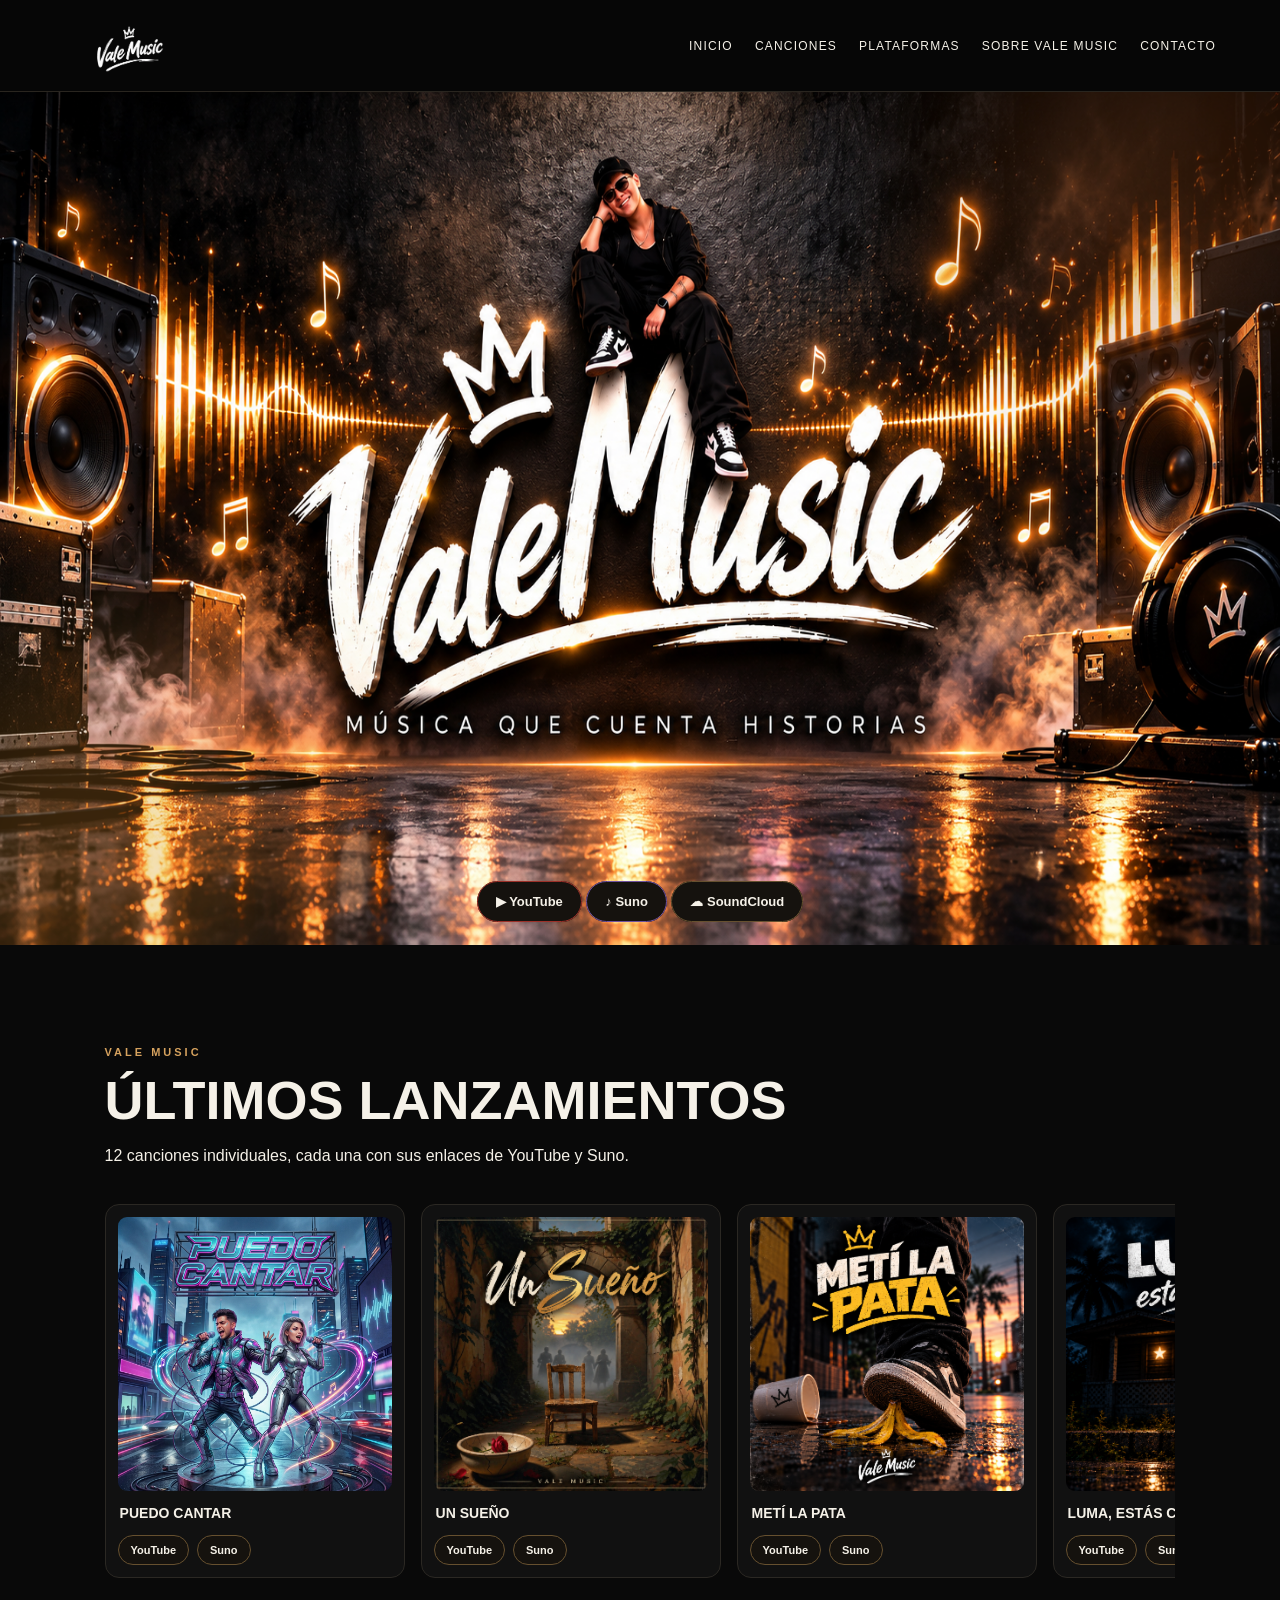
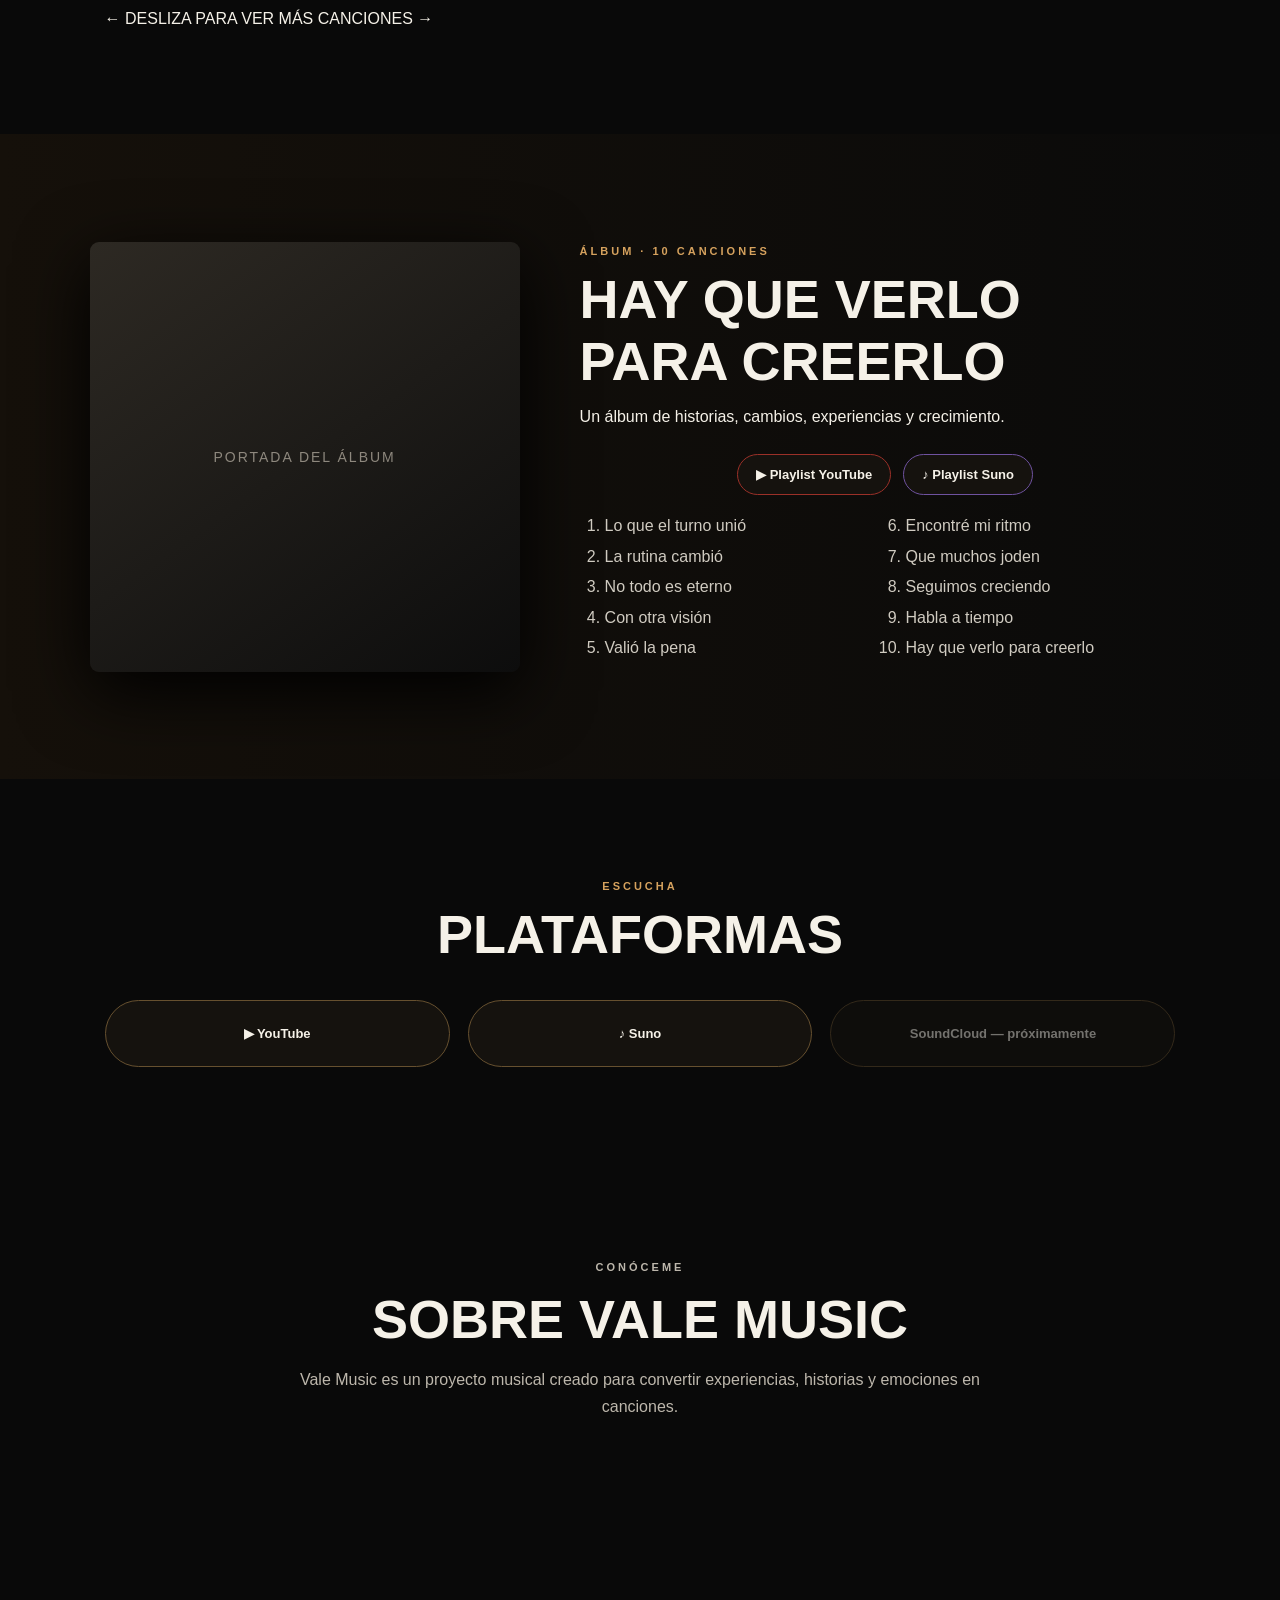
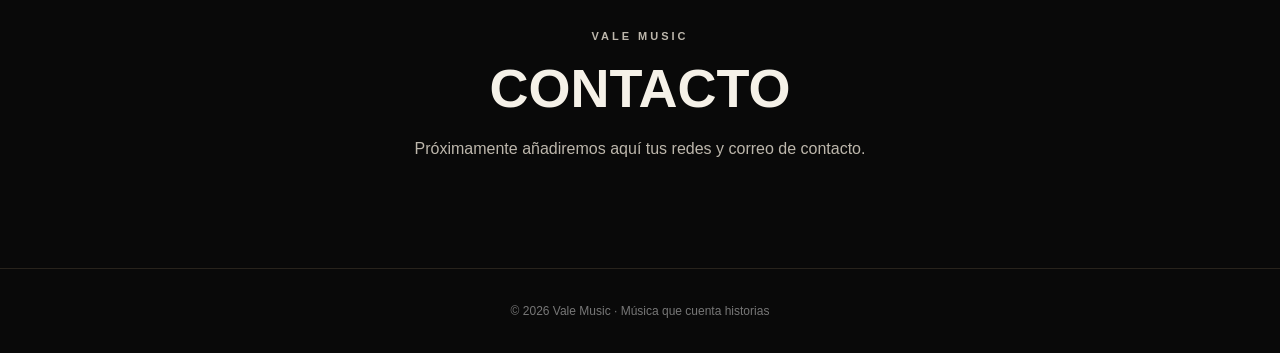
<file: index_youtube_actualizado.html>
<!doctype html>
<html lang="es">
<head>
  <meta charset="utf-8">
  <meta name="viewport" content="width=device-width, initial-scale=1">
  <title>Vale Music — Música que cuenta historias</title>
  <meta name="description" content="Sitio oficial de Vale Music. Música que cuenta historias.">
  <link rel="stylesheet" href="style.css">
</head>
<body>
  <header class="topbar">
    <img src="file_00000000fde081f581e5f82461fc3e14.png" alt="Vale Music" class="site-logo">
    <nav>
      <a href="#inicio">INICIO</a>
      <a href="#canciones">CANCIONES</a>
      <a href="#plataformas">PLATAFORMAS</a>
      <a href="#sobre">SOBRE VALE MUSIC</a>
      <a href="#contacto">CONTACTO</a>
    </nav>
  </header>

  <main>
    <section id="inicio" class="hero">
      <div class="hero-content">
        <div class="hero-buttons">
          <a href="https://youtube.com/playlist?list=PLbI3n9tvY36c&si=7x3Gy2TgRsiSotZB" target="_blank" rel="noopener" class="btn youtube">▶ YouTube</a>
          <a href="https://suno.com/s/auUGKtBiSUCu2g2f" target="_blank" rel="noopener" class="btn suno">♪ Suno</a>
          <a href="#" class="btn soundcloud">☁ SoundCloud</a>
        </div>
      </div>
    </section>

    <section id="canciones" class="section">
      <div class="section-heading">
        <p class="eyebrow">VALE MUSIC</p>
        <h2>ÚLTIMOS LANZAMIENTOS</h2>
        <p>12 canciones individuales, cada una con sus enlaces de YouTube y Suno.</p>
      </div>
      <div class="carousel">
        <article class="card">
          <img class="cover" src="1785109092229.png" alt="Portada de PUEDO CANTAR">
          <h3>PUEDO CANTAR</h3>
          <div class="card-links"><a href="https://youtu.be/ThvBq8nIpD0" target="_blank" rel="noopener">YouTube</a><a href="https://suno.com/s/cqR0frchhgJduDVJ">Suno</a></div>
        </article>
        <article class="card">
          <img class="cover" src="file_00000000188481f6b53fcc8464e8bf4c.png" alt="Portada de UN SUEÑO">
          <h3>UN SUEÑO</h3>
          <div class="card-links"><a href="https://youtu.be/e_CVq0r85Uk" target="_blank" rel="noopener">YouTube</a><a href="https://suno.com/s/neoh867l1Ux0emYf">Suno</a></div>
        </article>
        <article class="card">
          <img class="cover" src="file_0000000024b081f5ad26f008e6234980.png" alt="Portada de METÍ LA PATA">
          <h3>METÍ LA PATA</h3>
          <div class="card-links"><a href="https://youtu.be/ls8-YVUjEBc" target="_blank" rel="noopener">YouTube</a><a href="https://suno.com/s/LuRAvu2PaWfFw0Qt">Suno</a></div>
        </article>
        <article class="card">
          <img class="cover" src="file_00000000462081f7a9b7b4d1c9bed14d.png" alt="Portada de LUMA, ESTÁS CABRÓN">
          <h3>LUMA, ESTÁS CABRÓN</h3>
          <div class="card-links"><a href="https://youtu.be/00SnnhqYBw0" target="_blank" rel="noopener">YouTube</a><a href="https://suno.com/s/A6dEe8j31slIZfqG">Suno</a></div>
        </article>
        <article class="card">
          <img class="cover" src="file_0000000069ec81f5963d4dbcdbabf290.png" alt="Portada de AUN ASÍ TE AMO">
          <h3>AUN ASÍ TE AMO</h3>
          <div class="card-links"><a href="https://youtu.be/W6qt4pI_GAY" target="_blank" rel="noopener">YouTube</a><a href="https://suno.com/s/PeQUpT6yU2MbhMjK">Suno</a></div>
        </article>
        <article class="card">
          <img class="cover" src="file_000000008494822f8858d0c0008ed51b.png" alt="Portada de NO HAY EDAD PARA AMAR">
          <h3>NO HAY EDAD PARA AMAR</h3>
          <div class="card-links"><a href="https://youtu.be/O4iEmEhPHlA" target="_blank" rel="noopener">YouTube</a><a href="https://suno.com/s/omOITjU9WN0t74DV">Suno</a></div>
        </article>
        <article class="card">
          <img class="cover" src="file_00000000b42481fb92770c591c663fb9.png" alt="Portada de CUCHY CON FLA">
          <h3>CUCHY CON FLA</h3>
          <div class="card-links"><a href="https://youtu.be/Dy8sm2iKH9c" target="_blank" rel="noopener">YouTube</a><a href="https://suno.com/s/6eAWUUZCBwe2cn5Z">Suno</a></div>
        </article>
        <article class="card">
          <img class="cover" src="file_00000000b5cc81f58db7ec5e0776343f.png" alt="Portada de PE ERRE ESTÁ ENCANDÉLA'O">
          <h3>PE ERRE ESTÁ ENCANDÉLA'O</h3>
          <div class="card-links"><a href="https://youtu.be/VLpPAI727nk" target="_blank" rel="noopener">YouTube</a><a href="https://suno.com/s/BFWVNgie5q2O2lST">Suno</a></div>
        </article>
        <article class="card">
          <img class="cover" src="file_00000000c26081f59843328beb4bafb5.png" alt="Portada de HAY BENDITO, QUÉ PUEBLITO">
          <h3>HAY BENDITO, QUÉ PUEBLITO</h3>
          <div class="card-links"><a href="https://youtu.be/P-gfYXLc8iw" target="_blank" rel="noopener">YouTube</a><a href="https://suno.com/s/KbmE5gKn1ZJV8nSS">Suno</a></div>
        </article>
        <article class="card">
          <img class="cover" src="file_00000000e2f481f6b14cc596b3b16864.png" alt="Portada de LOS ÚLTIMOS DOS">
          <h3>LOS ÚLTIMOS DOS</h3>
          <div class="card-links"><a href="https://youtu.be/NAtrB0hzEK8" target="_blank" rel="noopener">YouTube</a><a href="https://suno.com/s/fRZ64VuMbUcrjuTP">Suno</a></div>
        </article>
        <article class="card">
          <img class="cover" src="file_00000000f62881f682308a70bebdca29.png" alt="Portada de CADA CUAL">
          <h3>CADA CUAL</h3>
          <div class="card-links"><a href="https://youtu.be/K_2-Rxv3-lU" target="_blank" rel="noopener">YouTube</a><a href="https://suno.com/s/SGR8e2DFHHHkgtQq">Suno</a></div>
        </article>
        <article class="card">
          <img class="cover" src="file_00000000f70881f580da9e0d748254b6.png" alt="Portada de ¿QUÉ TE PASA?">
          <h3>¿QUÉ TE PASA?</h3>
          <div class="card-links"><a href="https://youtu.be/vEj6VSCHQWc" target="_blank" rel="noopener">YouTube</a><a href="https://suno.com/s/tjrgKeqTXrCzoT5l">Suno</a></div>
        </article>
      </div>
      <p class="swipe-hint">← DESLIZA PARA VER MÁS CANCIONES →</p>
    </section>

    <section id="album" class="album">
      <div class="album-art">PORTADA DEL ÁLBUM</div>
      <div class="album-info">
        <p class="eyebrow">ÁLBUM · 10 CANCIONES</p>
        <h2>HAY QUE VERLO<br>PARA CREERLO</h2>
        <p>Un álbum de historias, cambios, experiencias y crecimiento.</p>
        <div class="buttons">
          <a class="btn youtube" href="https://youtube.com/playlist?list=PLbI3n9tvY36c&si=7x3Gy2TgRsiSotZB" target="_blank" rel="noopener">▶ Playlist YouTube</a>
          <a class="btn suno" href="https://suno.com/s/auUGKtBiSUCu2g2f" target="_blank" rel="noopener">♪ Playlist Suno</a>
        </div>
        <ol class="tracklist">
          <li>Lo que el turno unió</li>
          <li>La rutina cambió</li>
          <li>No todo es eterno</li>
          <li>Con otra visión</li>
          <li>Valió la pena</li>
          <li>Encontré mi ritmo</li>
          <li>Que muchos joden</li>
          <li>Seguimos creciendo</li>
          <li>Habla a tiempo</li>
          <li>Hay que verlo para creerlo</li>
        </ol>
      </div>
    </section>

    <section id="plataformas" class="section platforms">
      <div class="section-heading">
        <p class="eyebrow">ESCUCHA</p>
        <h2>PLATAFORMAS</h2>
      </div>
      <div class="platform-grid">
        <a href="https://youtube.com/" target="_blank" rel="noopener">▶ YouTube</a>
        <a href="https://suno.com/" target="_blank" rel="noopener">♪ Suno</a>
        <a class="disabled" href="#">SoundCloud — próximamente</a>
      </div>
    </section>

    <section id="sobre" class="section about">
      <p class="eyebrow">CONÓCEME</p>
      <h2>SOBRE VALE MUSIC</h2>
      <p>Vale Music es un proyecto musical creado para convertir experiencias, historias y emociones en canciones.</p>
    </section>

    <section id="contacto" class="section contact">
      <p class="eyebrow">VALE MUSIC</p>
      <h2>CONTACTO</h2>
      <p>Próximamente añadiremos aquí tus redes y correo de contacto.</p>
    </section>
  </main>

  <footer>© <span id="year"></span> Vale Music · Música que cuenta historias</footer>
  <script src="scrip.js"></script>
</body>
</html>
</file>
<file: style.css>
*{box-sizing:border-box}html{scroll-behavior:smooth}body{margin:0;background:#090909;color:#f5f1e8;font-family:Arial,Helvetica,sans-serif}a{color:inherit;text-decoration:none}.topbar{position:sticky;top:0;z-index:10;display:flex;align-items:center;justify-content:space-between;padding:18px 5%;background:rgba(7,7,7,.9);backdrop-filter:blur(12px);border-bottom:1px solid #29251f}.brand{font-size:22px;font-weight:800;letter-spacing:2px}.topbar nav{display:flex;gap:22px;font-size:12px;letter-spacing:1.2px}.topbar nav a:hover{opacity:.65}.hero{min-height:720px;position:relative;overflow:hidden;display:flex;align-items:center;justify-content:center;padding:80px 7%;background:radial-gradient(circle at 50% 40%,#3a2716 0,#17130e 28%,#080808 65%)}.hero:before,.hero:after{content:"";position:absolute;width:420px;height:420px;border-radius:50%;filter:blur(90px);opacity:.28}.hero:before{background:#d88a2d;left:-120px;bottom:-120px}.hero:after{background:#9b4a16;right:-100px;top:-120px}.hero-content{position:relative;z-index:2;text-align:center;max-width:720px}.eyebrow{letter-spacing:3px;font-size:11px;color:#d6a25e;font-weight:700}.hero h1{font-size:clamp(44px,8vw,92px);line-height:.92;margin:18px 0}.hero h1 span{font-weight:300}.hero-copy{color:#c9c4ba}.buttons{display:flex;flex-wrap:wrap;gap:12px;justify-content:center;margin-top:28px}.btn,.platform-grid a,.card-links a{border:1px solid #66502f;padding:12px 18px;border-radius:999px;font-weight:700;font-size:13px;background:#15120e}.youtube{border-color:#9b3028}.suno{border-color:#6f52a0}.disabled{opacity:.45;pointer-events:none}.logo-placeholder{position:absolute;z-index:1;bottom:45px;right:7%;transform:rotate(-4deg);font-family:cursive;font-size:62px;color:#eee;text-shadow:0 0 20px #000}.logo-note{font:11px Arial;color:#9a9388;text-align:center}.section{padding:90px 7%;max-width:1250px;margin:auto}.section-heading{margin-bottom:35px}.section h2,.album h2{font-size:clamp(30px,5vw,54px);margin:8px 0 12px}.cards{display:grid;grid-template-columns:repeat(2,minmax(0,1fr));gap:14px}.card{background:#111;border:1px solid #2b2823;padding:12px;border-radius:14px}.cover,.album-art{aspect-ratio:1/1;background:linear-gradient(145deg,#2d2923,#0d0d0d);display:grid;place-items:center;color:#8e887e;font-size:12px;letter-spacing:2px;border-radius:9px}.cover{width:100%;height:auto;display:block;object-fit:cover}.card h3{font-size:14px;margin:14px 2px}.card-links{display:flex;gap:8px}.card-links a{padding:8px 12px;font-size:11px}.album{padding:100px 7%;display:grid;grid-template-columns:minmax(280px,430px) 1fr;gap:60px;align-items:center;background:linear-gradient(90deg,#15100a,#0a0a0a)}.album-art{box-shadow:0 20px 70px #000;font-size:14px}.tracklist{columns:2;line-height:1.9;padding-left:25px;color:#d0cbc1}.platforms{text-align:center}.platform-grid{display:grid;grid-template-columns:repeat(3,1fr);gap:18px}.platform-grid a{padding:25px}.about,.contact{max-width:900px;text-align:center}.about p,.contact p{color:#bdb7ac;line-height:1.7}footer{text-align:center;padding:35px;border-top:1px solid #28231c;color:#777;font-size:12px}@media(max-width:800px){.carousel{display:flex!important;flex-direction:row!important;overflow-x:auto!important;overflow-y:hidden!important}.card{display:block!important;flex:0 0 72%!important}.topbar{align-items:flex-start;gap:15px}.topbar nav{display:none}.hero{min-height:680px}.logo-placeholder{position:relative;right:auto;bottom:auto;margin-top:40px;font-size:48px}.cards{grid-template-columns:repeat(2,minmax(0,1fr));gap:10px}.card{padding:7px}.card h3{font-size:11px;margin:10px 1px}.card-links{gap:5px}.card-links a{padding:6px 8px;font-size:10px}.album{grid-template-columns:1fr}.platform-grid{grid-template-columns:1fr}.tracklist{columns:1}}@media(max-width:480px){.cards{grid-template-columns:repeat(2,minmax(0,1fr));gap:10px}.card{padding:7px}.card h3{font-size:11px}.card-links a{padding:5px 7px;font-size:9px}.hero{padding:70px 5%}.section{padding:65px 5%}.album{padding:70px 5%}}
header.topbar img {
  width: 130px !important;
  height: 55px !important;
  max-width: 130px !important;
  max-height: 55px !important;
  object-fit: contain !important;
}

@media (max-width: 800px) {
  header.topbar img {
    width: 110px !important;
    height: 48px !important;
    max-width: 110px !important;
    max-height: 48px !important;
  }
}
.hero {
  width: 100% !important;
  aspect-ratio: 3 / 2 !important;
  min-height: 0 !important;
  height: auto !important;

  background-image: url("hero-valemusic.png") !important;
  background-size: 100% 100% !important;
  background-position: center !important;
  background-repeat: no-repeat !important;

  position: relative !important;
  display: flex !important;
  align-items: flex-end !important;
  justify-content: center !important;
  padding-bottom: 35px !important;
  overflow: hidden !important;
}

@media (min-width: 1000px) { .cards { grid-template-columns: repeat(4, minmax(0, 1fr)); gap: 20px; } }

/* VALE MUSIC — carrusel de lanzamientos */
section#canciones .carousel {
  display: flex !important;
  flex-direction: row !important;
  flex-wrap: nowrap !important;
  gap: 16px !important;
  overflow-x: auto !important;
  overflow-y: hidden !important;
  scroll-snap-type: x mandatory !important;
  -webkit-overflow-scrolling: touch !important;
  scrollbar-width: none !important;
  width: 100% !important;
  padding: 4px 2px 16px !important;
}

section#canciones .carousel::-webkit-scrollbar { display: none !important; }

section#canciones .carousel .card {
  display: block !important;
  flex: 0 0 300px !important;
  width: 300px !important;
  min-width: 300px !important;
  scroll-snap-align: start !important;
}

section#canciones .carousel .cover {
  width: 100% !important;
  aspect-ratio: 1 / 1 !important;
  object-fit: cover !important;
  display: block !important;
}

@media (max-width: 800px) {
  section#canciones .carousel .card {
    flex: 0 0 78vw !important;
    width: 78vw !important;
    min-width: 78vw !important;
  }
}

@media (max-width: 480px) {
  section#canciones .carousel .card {
    flex: 0 0 78vw !important;
    width: 78vw !important;
    min-width: 78vw !important;
  }
}
</file>
